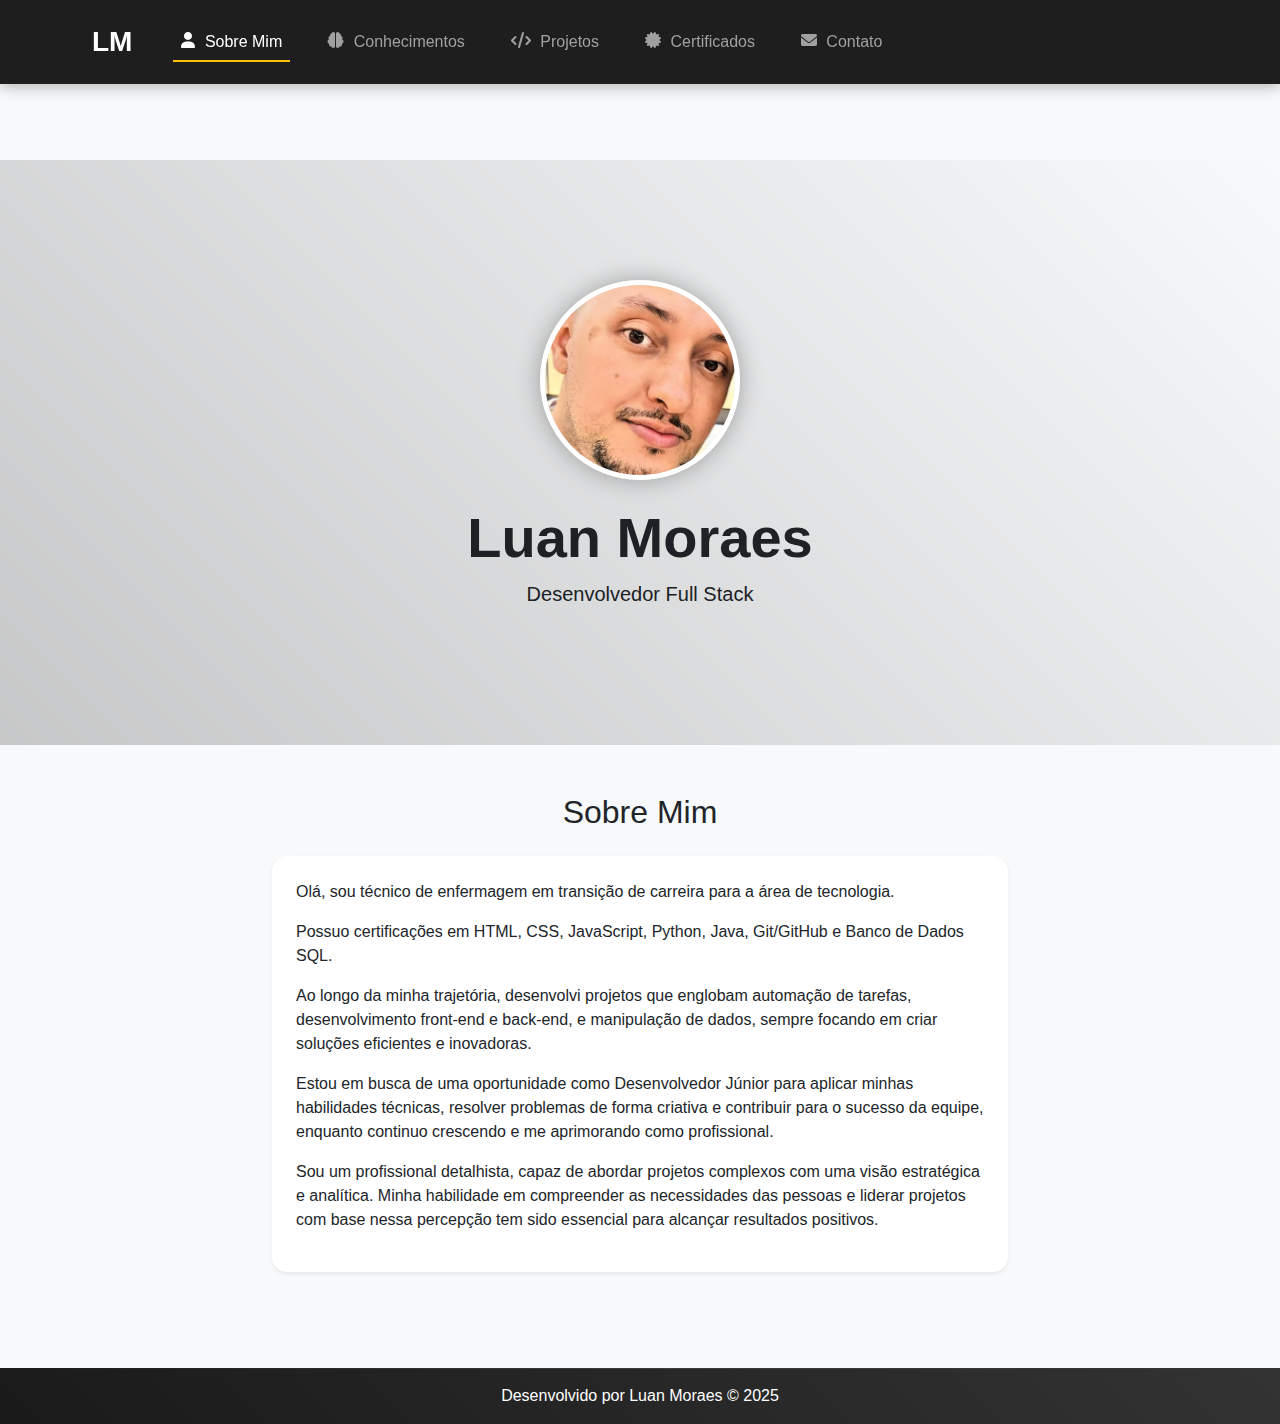
<file: index.html>
<!DOCTYPE html>
<html lang="pt-br">
  <head>
    <meta charset="UTF-8" />
    <meta name="viewport" content="width=device-width, initial-scale=1.0" />
    <title>Luan Moraes - Portfólio</title>
    <link rel="shortcut icon" href="assets/image/lg.png" type="image/png">
    <link
      href="https://cdn.jsdelivr.net/npm/bootstrap@5.3.0/dist/css/bootstrap.min.css"
      rel="stylesheet"
    />
    <link
      rel="stylesheet"
      href="https://cdnjs.cloudflare.com/ajax/libs/font-awesome/6.0.0/css/all.min.css"
    />
    <link href="style.css" rel="stylesheet" />
  </head>
  <body>
    <!-- Navbar -->
    <nav class="navbar navbar-expand-lg navbar-dark fixed-top">
      <div class="container">
        <a class="navbar-brand" href="index.html">LM</a>
        <button
          class="navbar-toggler"
          type="button"
          data-bs-toggle="collapse"
          data-bs-target="#navbarNav"
          aria-controls="navbarNav"
          aria-expanded="false"
          aria-label="Toggle navigation"
        >
          <span class="navbar-toggler-icon"></span>
          
        </button>
        <div class="collapse navbar-collapse" id="navbarNav">
          <ul class="navbar-nav">
            <li class="nav-item">
              <a class="nav-link" href="index.html">
                <i class="fas fa-user"></i>
                Sobre Mim
              </a>
            </li>
            <li class="nav-item">
              <a class="nav-link" href="conhecimentos.html">
                <i class="fas fa-brain"></i>
                Conhecimentos
              </a>
            </li>
            <li class="nav-item">
              <a class="nav-link" href="projetos.html">
                <i class="fas fa-code"></i>
                Projetos
              </a>
            </li>
            <li class="nav-item">
              <a class="nav-link" href="certificados.html">
                <i class="fas fa-certificate"></i>
                Certificados
              </a>
            </li>
            <li class="nav-item">
              <a class="nav-link" href="contato.html">
                <i class="fas fa-envelope"></i>
                Contato
              </a>
            </li>
          </ul>
        </div>
      </div>
    </nav>

    <!-- Hero Section -->
    <section class="hero-section text-center">
      <div class="container">
        <div class="profile-img-container mb-4">
          <img src="ln.JPG" alt="Foto de Luan Moraes" class="profile-img" />
        </div>
        <h1 class="display-4 fw-bold">Luan Moraes</h1>
        <p class="lead">Desenvolvedor Full Stack</p>
      </div>
    </section>

    <!-- Sobre Section -->
    <section id="sobre" class="py-5">
      <div class="container">
        <div class="row">
          <div class="col-lg-8 mx-auto">
            <h2 class="text-center mb-4">Sobre Mim</h2>
            <div class="card shadow-sm">
              <div class="card-body">
                <div class="card-text">
                    <p>Olá, sou técnico de enfermagem em transição de carreira para a área de tecnologia.</p>
                    <p>Possuo certificações em HTML, CSS, JavaScript, Python, Java, Git/GitHub e Banco de Dados SQL.</p>
                    <p>Ao longo da minha trajetória, desenvolvi projetos que englobam automação de tarefas, desenvolvimento front-end e back-end, e manipulação de dados, sempre focando em criar soluções eficientes e inovadoras.</p>
                    <p>Estou em busca de uma oportunidade como Desenvolvedor Júnior para aplicar minhas habilidades técnicas, resolver problemas de forma criativa e contribuir para o sucesso da equipe, enquanto continuo crescendo e me aprimorando como profissional.</p>
                    <p>Sou um profissional detalhista, capaz de abordar projetos complexos com uma visão estratégica e analítica. Minha habilidade em compreender as necessidades das pessoas e liderar projetos com base nessa percepção tem sido essencial para alcançar resultados positivos. </p>
                </div>
              </div>
            </div>
          </div>
        </div>
      </div>
    </section>

    <!-- Footer -->
    <footer class="bg-dark text-white text-center py-3 mt-5">
      <div class="container">
        <p class="mb-0">Desenvolvido por Luan Moraes &copy; 2025</p>
      </div>
    </footer>

    <!-- Scripts -->
    <script src="https://cdn.jsdelivr.net/npm/bootstrap@5.3.0/dist/js/bootstrap.bundle.min.js"></script>
    <script>
      // Marcar link ativo no menu
      document.addEventListener("DOMContentLoaded", function () {
        const currentPage = window.location.pathname;
        const navLinks = document.querySelectorAll(".nav-link");

        navLinks.forEach((link) => {
          if (link.getAttribute("href") === currentPage.split("/").pop()) {
            link.classList.add("active");
          }
        });
      });

      // Efeito de scroll na navbar
      window.addEventListener("scroll", function () {
        const navbar = document.querySelector(".navbar");
        if (window.scrollY > 50) {
          navbar.classList.add("scrolled");
        } else {
          navbar.classList.remove("scrolled");
        }
      });
    </script>
  </body>
</html>
</file>
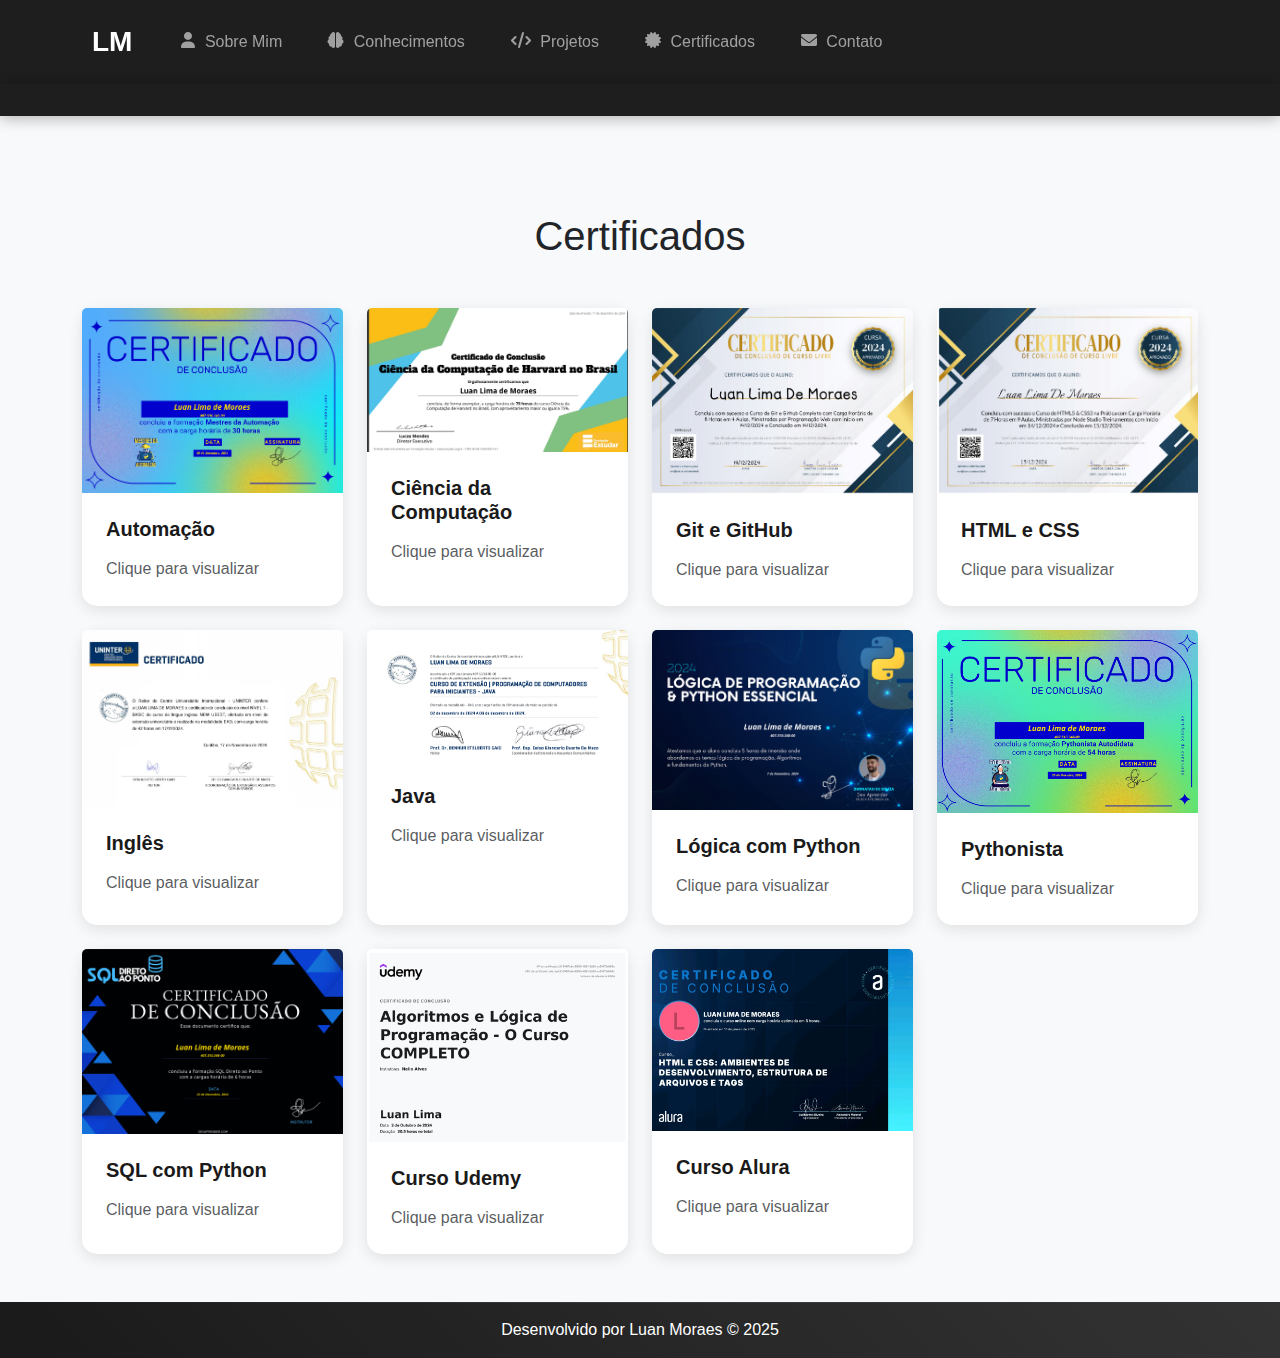
<file: certificados.html>
<!DOCTYPE html>
<html lang="pt-br">
  <head>
    <meta charset="UTF-8" />
    <meta name="viewport" content="width=device-width, initial-scale=1.0" />
    <title>Certificados - Luan Moraes</title>
    <link
      href="https://cdn.jsdelivr.net/npm/bootstrap@5.3.0/dist/css/bootstrap.min.css"
      rel="stylesheet"
    />
    <link
      rel="stylesheet"
      href="https://cdnjs.cloudflare.com/ajax/libs/font-awesome/6.0.0/css/all.min.css"
    />
    <link href="style.css" rel="stylesheet" />
  </head>
  <body>
    <nav class="navbar navbar-expand-lg navbar-dark fixed-top">
      <div class="container">
        <a class="navbar-brand" href="index.html">LM</a>
        <button
          class="navbar-toggler"
          type="button"
          data-bs-toggle="collapse"
          data-bs-target="#navbarNav"
          aria-controls="navbarNav"
          aria-expanded="false"
          aria-label="Toggle navigation"
        >
          <span class="navbar-toggler-icon"></span>
        </button>
        <div class="collapse navbar-collapse" id="navbarNav">
          <ul class="navbar-nav">
            <li class="nav-item">
              <a class="nav-link" href="index.html">
                <i class="fas fa-user"></i>
                Sobre Mim
              </a>
            </li>
            <li class="nav-item">
              <a class="nav-link" href="conhecimentos.html">
                <i class="fas fa-brain"></i>
                Conhecimentos
              </a>
            </li>
            <li class="nav-item">
              <a class="nav-link" href="projetos.html">
                <i class="fas fa-code"></i>
                Projetos
              </a>
            </li>
            <li class="nav-item">
              <a class="nav-link" href="certificados.html">
                <i class="fas fa-certificate"></i>
                Certificados
              </a>
            </li>
            <li class="nav-item">
              <a class="nav-link" href="contato.html">
                <i class="fas fa-envelope"></i>
                Contato
              </a>
            </li>
          </ul>
        </div>
      </div>
    </nav>
    <!-- Remover esta seção duplicada -->
    <nav class="navbar navbar-expand-lg navbar-dark bg-dark fixed-top">
      <!-- ... mesmo conteúdo do navbar ... -->
    </nav>

    <div class="container mt-5 pt-5">
      <h1 class="text-center mb-5">Certificados</h1>

      <div class="row g-4">
        <!-- Certificado de Automação -->
        <div class="col-md-4 col-lg-3">
          <a
            href="certificados/automoção.png"
            class="text-decoration-none"
            target="_blank"
          >
            <div class="card h-100">
              <img
                src="certificados/automoção.png"
                class="card-img-top"
                alt="Certificado de Automação"
              />
              <div class="card-body">
                <h5 class="card-title">Automação</h5>
                <p class="card-text text-muted">Clique para visualizar</p>
              </div>
            </div>
          </a>
        </div>

        <!-- Certificado de Ciência da Computação -->
        <div class="col-md-4 col-lg-3">
          <a
            href="certificados/ciencia da comp.png"
            class="text-decoration-none"
            target="_blank"
          >
            <div class="card h-100">
              <img
                src="certificados/ciencia da comp.png"
                class="card-img-top"
                alt="Certificado de Ciência da Computação"
              />
              <div class="card-body">
                <h5 class="card-title">Ciência da Computação</h5>
                <p class="card-text text-muted">Clique para visualizar</p>
              </div>
            </div>
          </a>
        </div>

        <!-- Certificado de Git e GitHub -->
        <div class="col-md-4 col-lg-3">
          <a
            href="certificados/Git GitHub.png"
            class="text-decoration-none"
            target="_blank"
          >
            <div class="card h-100">
              <img
                src="certificados/Git GitHub.png"
                class="card-img-top"
                alt="Certificado de Git e GitHub"
              />
              <div class="card-body">
                <h5 class="card-title">Git e GitHub</h5>
                <p class="card-text text-muted">Clique para visualizar</p>
              </div>
            </div>
          </a>
        </div>

        <!-- Certificado de HTML e CSS -->
        <div class="col-md-4 col-lg-3">
          <a
            href="certificados/html + css.png"
            class="text-decoration-none"
            target="_blank"
          >
            <div class="card h-100">
              <img
                src="certificados/html + css.png"
                class="card-img-top"
                alt="Certificado de HTML e CSS"
              />
              <div class="card-body">
                <h5 class="card-title">HTML e CSS</h5>
                <p class="card-text text-muted">Clique para visualizar</p>
              </div>
            </div>
          </a>
        </div>

        <!-- Certificado de Inglês -->
        <div class="col-md-4 col-lg-3">
          <a
            href="certificados/ingles.png"
            class="text-decoration-none"
            target="_blank"
          >
            <div class="card h-100">
              <img
                src="certificados/ingles.png"
                class="card-img-top"
                alt="Certificado de Inglês"
              />
              <div class="card-body">
                <h5 class="card-title">Inglês</h5>
                <p class="card-text text-muted">Clique para visualizar</p>
              </div>
            </div>
          </a>
        </div>

        <!-- Certificado de Java -->
        <div class="col-md-4 col-lg-3">
          <a
            href="certificados/java.png"
            class="text-decoration-none"
            target="_blank"
          >
            <div class="card h-100">
              <img
                src="certificados/java.png"
                class="card-img-top"
                alt="Certificado de Java"
              />
              <div class="card-body">
                <h5 class="card-title">Java</h5>
                <p class="card-text text-muted">Clique para visualizar</p>
              </div>
            </div>
          </a>
        </div>

        <!-- Certificado de Lógica Python -->
        <div class="col-md-4 col-lg-3">
          <a
            href="certificados/logicapy.png"
            class="text-decoration-none"
            target="_blank"
          >
            <div class="card h-100">
              <img
                src="certificados/logicapy.png"
                class="card-img-top"
                alt="Certificado de Lógica Python"
              />
              <div class="card-body">
                <h5 class="card-title">Lógica com Python</h5>
                <p class="card-text text-muted">Clique para visualizar</p>
              </div>
            </div>
          </a>
        </div>

        <!-- Certificado Pythonista -->
        <div class="col-md-4 col-lg-3">
          <a
            href="certificados/pythonista.png"
            class="text-decoration-none"
            target="_blank"
          >
            <div class="card h-100">
              <img
                src="certificados/pythonista.png"
                class="card-img-top"
                alt="Certificado Pythonista"
              />
              <div class="card-body">
                <h5 class="card-title">Pythonista</h5>
                <p class="card-text text-muted">Clique para visualizar</p>
              </div>
            </div>
          </a>
        </div>

        <!-- Certificado SQL Python -->
        <div class="col-md-4 col-lg-3">
          <a
            href="certificados/sqlpy.png"
            class="text-decoration-none"
            target="_blank"
          >
            <div class="card h-100">
              <img
                src="certificados/sqlpy.png"
                class="card-img-top"
                alt="Certificado SQL Python"
              />
              <div class="card-body">
                <h5 class="card-title">SQL com Python</h5>
                <p class="card-text text-muted">Clique para visualizar</p>
              </div>
            </div>
          </a>
        </div>

        <!-- Certificado Udemy -->
        <div class="col-md-4 col-lg-3">
          <a
            href="certificados/udemy.png"
            class="text-decoration-none"
            target="_blank"
          >
            <div class="card h-100">
              <img
                src="certificados/udemy.png"
                class="card-img-top"
                alt="Certificado Udemy"
              />
              <div class="card-body">
                <h5 class="card-title">Curso Udemy</h5>
                <p class="card-text text-muted">Clique para visualizar</p>
              </div>
            </div>
          </a>
        </div>

        <!-- Certificado Alura -->
        <div class="col-md-4 col-lg-3">
          <a
            href="certificados/alura.jpg"
            class="text-decoration-none"
            target="_blank"
          >
            <div class="card h-100">
              <img
                src="certificados/alura.jpg"
                class="card-img-top"
                alt="Certificado Alura"
              />
              <div class="card-body">
                <h5 class="card-title">Curso Alura</h5>
                <p class="card-text text-muted">Clique para visualizar</p>
              </div>
            </div>
          </a>
        </div>
      </div>
    </div>

    <!-- Footer -->
    <footer class="bg-dark text-white text-center py-3 mt-5">
      <div class="container">
        <p class="mb-0">Desenvolvido por Luan Moraes &copy; 2025</p>
      </div>
    </footer>

    <script src="https://cdn.jsdelivr.net/npm/bootstrap@5.3.0/dist/js/bootstrap.bundle.min.js"></script>
  </body>
</html>
</file>
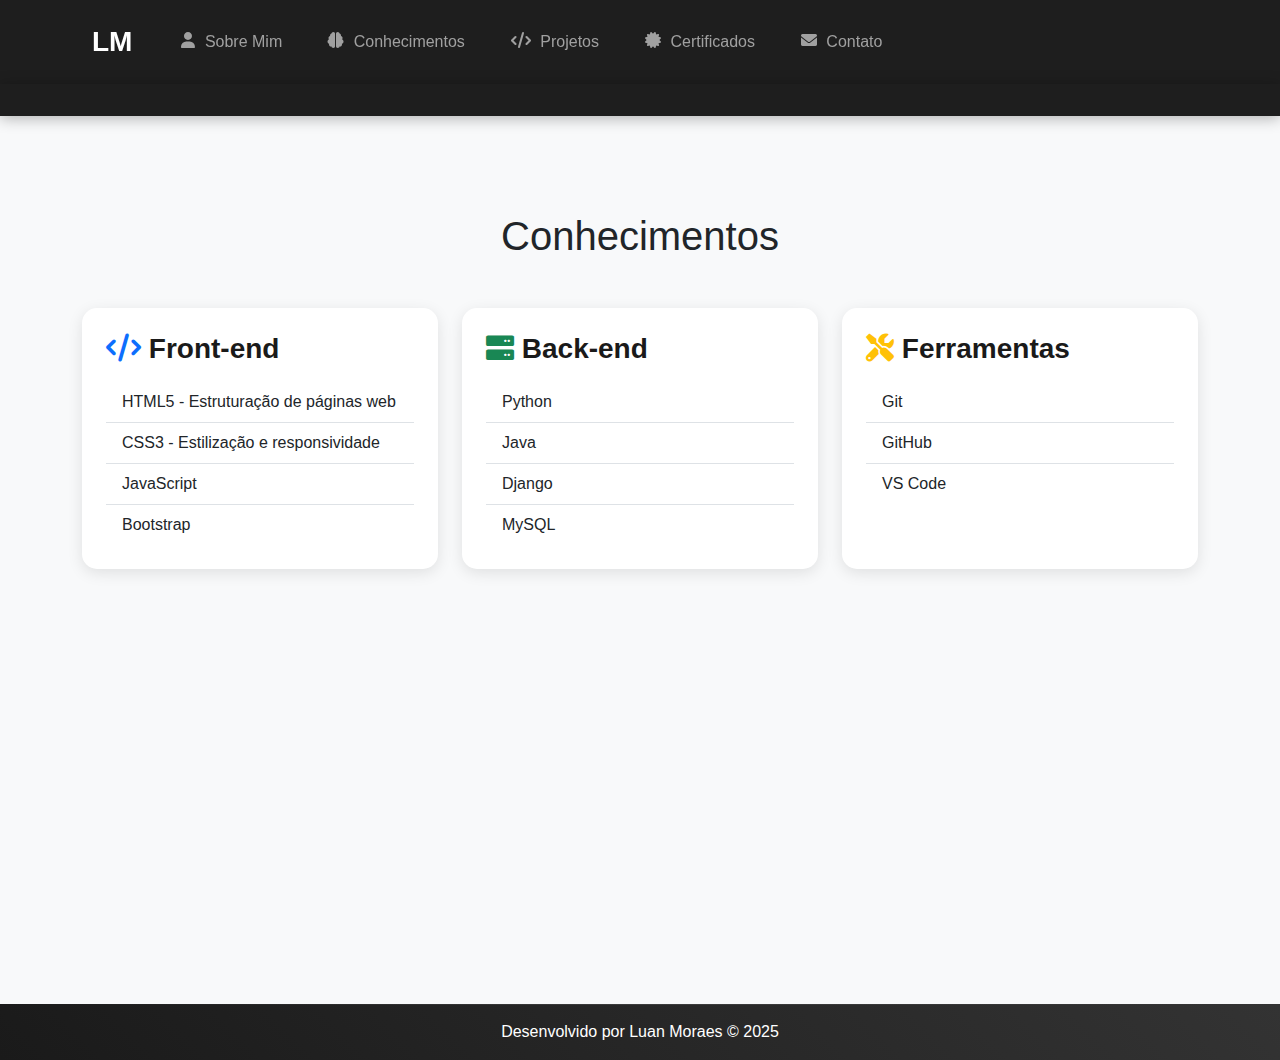
<file: conhecimentos.html>
<!DOCTYPE html>
<html lang="pt-br">
  <head>
    <meta charset="UTF-8" />
    <meta name="viewport" content="width=device-width, initial-scale=1.0" />
    <title>Conhecimentos - Luan Moraes</title>
    <link
      href="https://cdn.jsdelivr.net/npm/bootstrap@5.3.0/dist/css/bootstrap.min.css"
      rel="stylesheet"
    />
    <link
      rel="stylesheet"
      href="https://cdnjs.cloudflare.com/ajax/libs/font-awesome/6.0.0/css/all.min.css"
    />
    <link href="style.css" rel="stylesheet" />
  </head>
  <body>

    <nav class="navbar navbar-expand-lg navbar-dark fixed-top">
        <div class="container">
          <a class="navbar-brand" href="index.html">LM</a>
          <button
            class="navbar-toggler"
            type="button"
            data-bs-toggle="collapse"
            data-bs-target="#navbarNav"
            aria-controls="navbarNav"
            aria-expanded="false"
            aria-label="Toggle navigation"
          >
            <span class="navbar-toggler-icon"></span>
          </button>
          <div class="collapse navbar-collapse" id="navbarNav">
            <ul class="navbar-nav">
              <li class="nav-item">
                <a class="nav-link" href="index.html">
                  <i class="fas fa-user"></i>
                  Sobre Mim
                </a>
              </li>
              <li class="nav-item">
                <a class="nav-link" href="conhecimentos.html">
                  <i class="fas fa-brain"></i>
                  Conhecimentos
                </a>
              </li>
              <li class="nav-item">
                <a class="nav-link" href="projetos.html">
                  <i class="fas fa-code"></i>
                  Projetos
                </a>
              </li>
              <li class="nav-item">
                <a class="nav-link" href="certificados.html">
                  <i class="fas fa-certificate"></i>
                  Certificados
                </a>
              </li>
              <li class="nav-item">
                <a class="nav-link" href="contato.html">
                  <i class="fas fa-envelope"></i>
                  Contato
                </a>
              </li>
            </ul>
          </div>
        </div>
      </nav>

    <!-- Navbar -->
    <nav class="navbar navbar-expand-lg navbar-dark fixed-top">
      <!-- ... conteúdo do navbar ... -->
    </nav>

    <div class="content-wrapper">
      <div class="container mt-5 pt-5">
        <h1 class="text-center mb-5">Conhecimentos</h1>

        <div class="row g-4">
          <!-- Front-end -->
          <div class="col-md-4">
            <div class="card h-100">
              <div class="card-body">
                <h3 class="card-title">
                  <i class="fas fa-code text-primary"></i> Front-end
                </h3>
                <ul class="list-group list-group-flush">
                  <!-- Adicionar descrições em português -->
                  <li class="list-group-item">HTML5 - Estruturação de páginas web</li>
                  <li class="list-group-item">CSS3 - Estilização e responsividade</li>
                  <li class="list-group-item">JavaScript</li>
                  <li class="list-group-item">Bootstrap</li>
                </ul>
              </div>
            </div>
          </div>

          <!-- Back-end -->
          <div class="col-md-4">
            <div class="card h-100">
              <div class="card-body">
                <h3 class="card-title">
                  <i class="fas fa-server text-success"></i> Back-end
                </h3>
                <ul class="list-group list-group-flush">
                  <li class="list-group-item">Python</li>
                  <li class="list-group-item">Java</li>
                  <li class="list-group-item">Django</li>
                  <li class="list-group-item">MySQL</li>
                  
                </ul>
              </div>
            </div>
          </div>

          <!-- Ferramentas -->
          <div class="col-md-4">
            <div class="card h-100">
              <div class="card-body">
                <h3 class="card-title">
                  <i class="fas fa-tools text-warning"></i> Ferramentas
                </h3>
                <ul class="list-group list-group-flush">
                  <li class="list-group-item">Git</li>
                  <li class="list-group-item">GitHub</li>
                  <li class="list-group-item">VS Code</li>
                </ul>
              </div>
            </div>
          </div>
        </div>
      </div>
    </div>

    <!-- Footer -->
    <footer class="bg-dark text-white text-center py-3 footer-spacing">
      <div class="container">
        <p class="mb-0">Desenvolvido por Luan Moraes &copy; 2025</p>
      </div>
    </footer>

    <!-- Scripts -->
    <script src="https://cdn.jsdelivr.net/npm/bootstrap@5.3.0/dist/js/bootstrap.bundle.min.js"></script>
  </body>
</html>
</file>
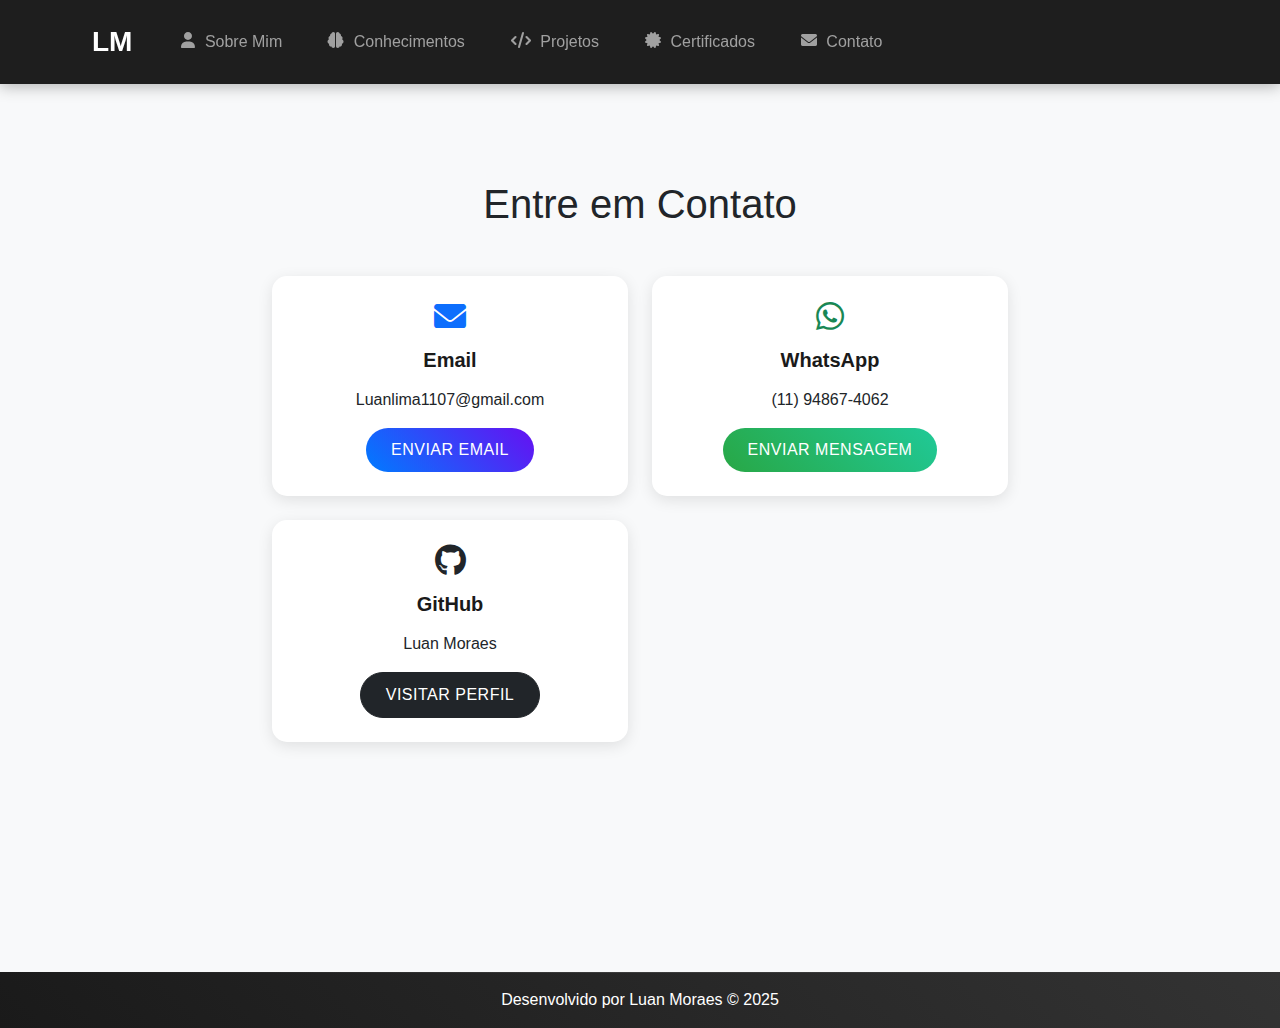
<file: contato.html>
<!DOCTYPE html>
<html lang="pt-br">
  <head>
    <meta charset="UTF-8" />
    <meta name="viewport" content="width=device-width, initial-scale=1.0" />
    <title>Contato - Luan Moraes</title>
    <link
      href="https://cdn.jsdelivr.net/npm/bootstrap@5.3.0/dist/css/bootstrap.min.css"
      rel="stylesheet"
    />
    <link
      rel="stylesheet"
      href="https://cdnjs.cloudflare.com/ajax/libs/font-awesome/6.0.0/css/all.min.css"
    />
    <link href="style.css" rel="stylesheet" />
  </head>
  <body>
    <nav class="navbar navbar-expand-lg navbar-dark fixed-top">
      <div class="container">
        <a class="navbar-brand" href="index.html">LM</a>
        <button
          class="navbar-toggler"
          type="button"
          data-bs-toggle="collapse"
          data-bs-target="#navbarNav"
          aria-controls="navbarNav"
          aria-expanded="false"
          aria-label="Toggle navigation"
        >
          <span class="navbar-toggler-icon"></span>
        </button>
        <div class="collapse navbar-collapse" id="navbarNav">
          <ul class="navbar-nav">
            <li class="nav-item">
              <a class="nav-link" href="index.html">
                <i class="fas fa-user"></i>
                Sobre Mim
              </a>
            </li>
            <li class="nav-item">
              <a class="nav-link" href="conhecimentos.html">
                <i class="fas fa-brain"></i>
                Conhecimentos
              </a>
            </li>
            <li class="nav-item">
              <a class="nav-link" href="projetos.html">
                <i class="fas fa-code"></i>
                Projetos
              </a>
            </li>
            <li class="nav-item">
              <a class="nav-link" href="certificados.html">
                <i class="fas fa-certificate"></i>
                Certificados
              </a>
            </li>
            <li class="nav-item">
              <a class="nav-link" href="contato.html">
                <i class="fas fa-envelope"></i>
                Contato
              </a>
            </li>
          </ul>
        </div>
      </div>
    </nav>

    <div class="content-wrapper">
      <div class="container mt-5 pt-5">
        <div class="row justify-content-center">
          <div class="col-md-8">
            <h1 class="text-center mb-5">Entre em Contato</h1>

            <!-- Cartões de contato rápido -->
            <div class="row g-4">
              <div class="col-md-6">
                <div class="card text-center h-100">
                  <div class="card-body">
                    <i class="fas fa-envelope fa-2x text-primary mb-3"></i>
                    <h5 class="card-title">Email</h5>
                    <p class="card-text">Luanlima1107@gmail.com</p>
                    <a
                      href="mailto:Luanlima1107@gmail.com"
                      class="btn btn-primary"
                      >Enviar email</a
                    >
                  </div>
                </div>
              </div>
              <div class="col-md-6">
                <div class="card text-center h-100">
                  <div class="card-body">
                    <i class="fab fa-whatsapp fa-2x text-success mb-3"></i>
                    <h5 class="card-title">WhatsApp</h5>
                    <p class="card-text">(11) 94867-4062</p>
                    <a
                      href="https://wa.me/5511948674062"
                      class="btn btn-success"
                        >Enviar mensagem</a>
                      </div>
                    </div>
                    </div>
                    <div class="col-md-6">
                    <div class="card text-center h-100">
                      <div class="card-body">
                      <i class="fab fa-github fa-2x text-dark mb-3"></i>
                      <h5 class="card-title">GitHub</h5>
                      <p class="card-text">Luan Moraes</p>
                      <a
                        href="https://github.com/luanMoraes17"
                        class="btn btn-dark"
                        target="_blank"
                        >Visitar perfil</a>
                      </div>
                    </div>
                    </div>
                    
                  </div>
                </div>
              </div>
            </div>
          </div>
        </div>
      </div>
    </div>

    <!-- Footer -->
    <footer class="bg-dark text-white text-center py-3 footer-spacing">
      <div class="container">
        <p class="mb-0">Desenvolvido por Luan Moraes &copy; 2025</p>
      </div>
    </footer>

    <!-- Scripts -->
    <script src="https://cdn.jsdelivr.net/npm/bootstrap@5.3.0/dist/js/bootstrap.bundle.min.js"></script>
  </body>
</html>
</file>
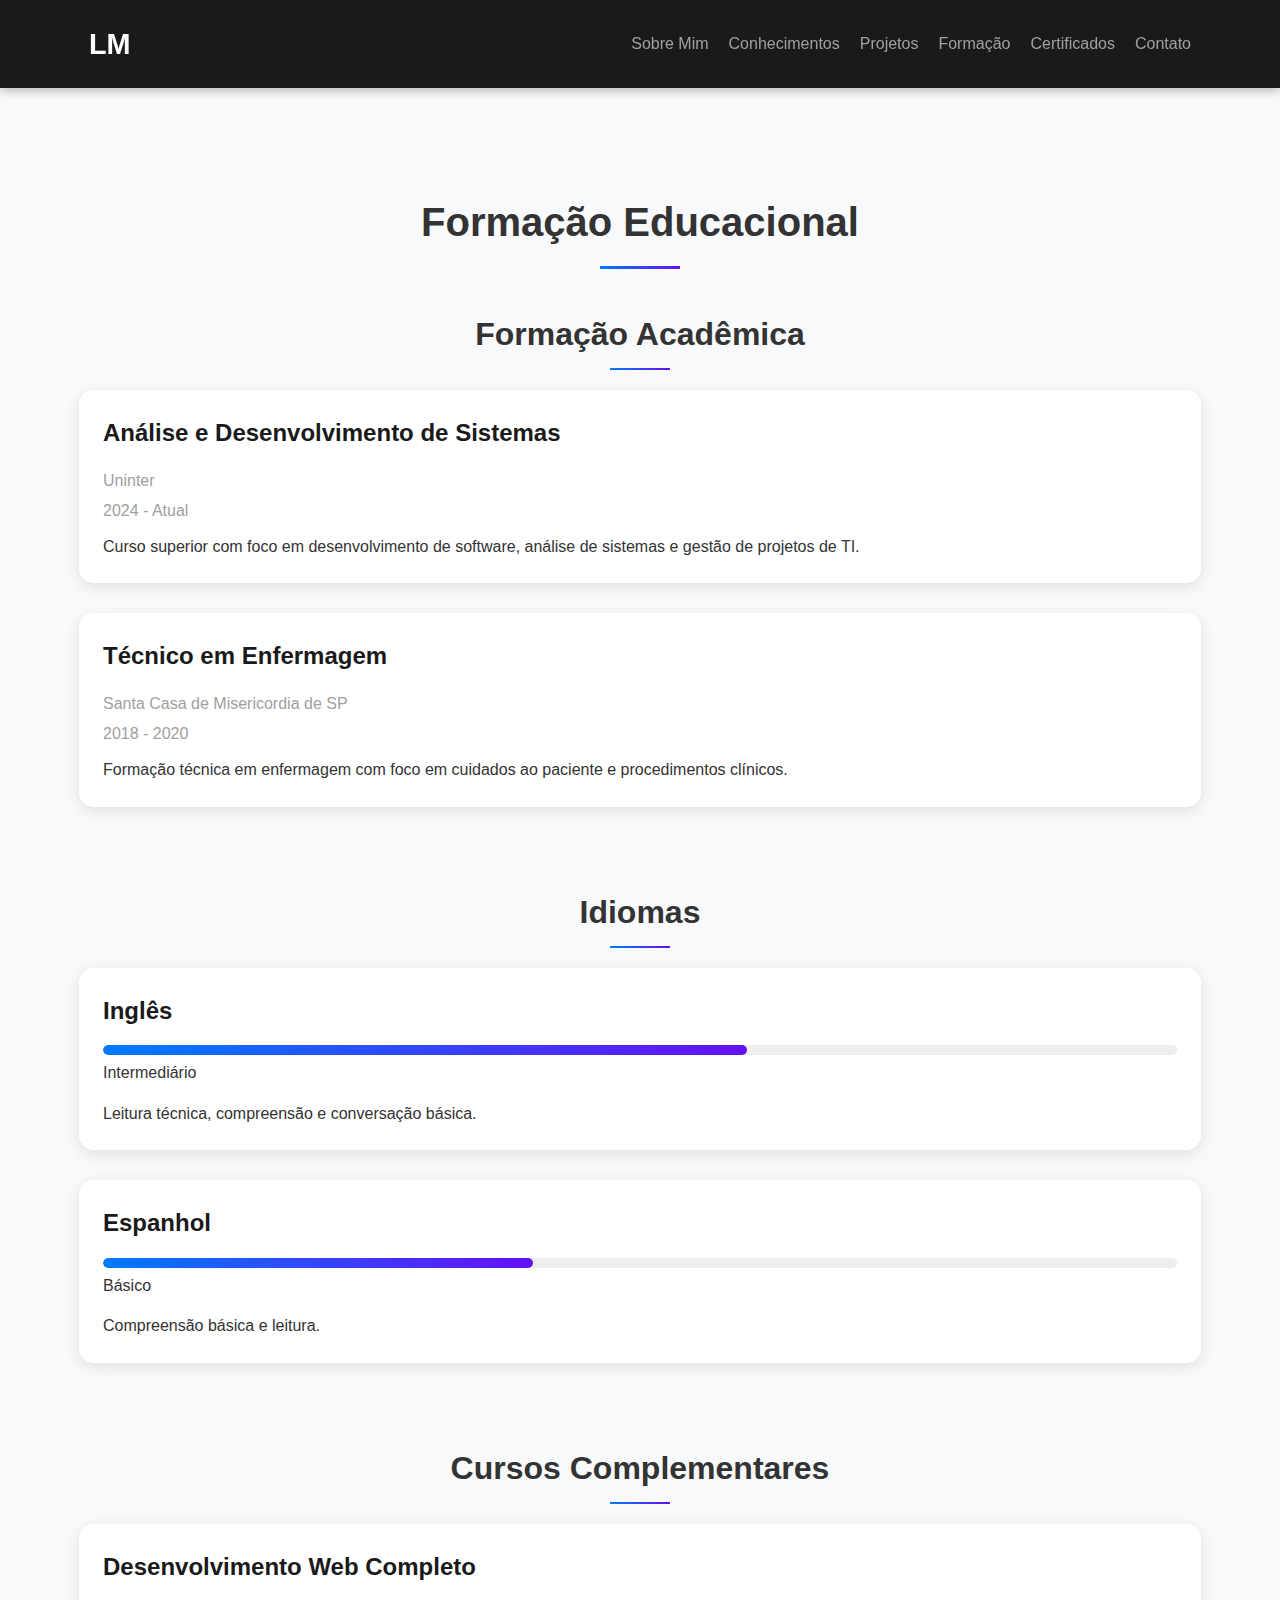
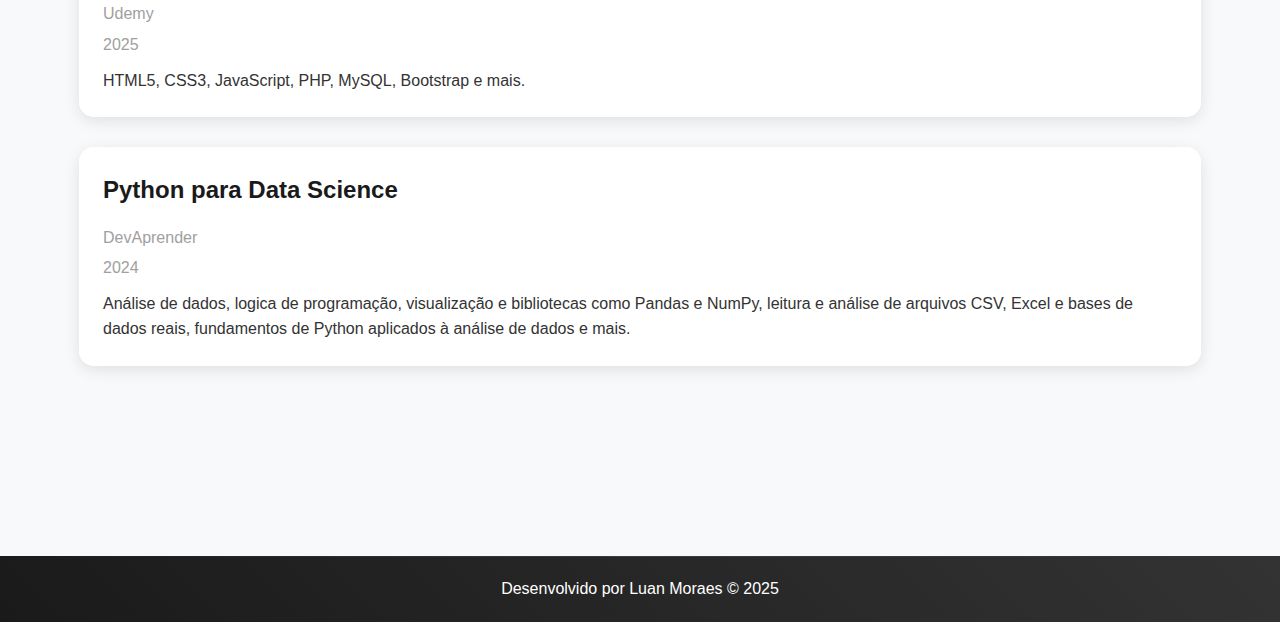
<file: formacao.html>
<!DOCTYPE html>
<html lang="pt-br">
<head>
    <meta charset="UTF-8">
    <meta name="viewport" content="width=device-width, initial-scale=1.0">
    <link rel="stylesheet" href="estilo.css">
    <link rel="icon" href="imagens/LogoLuan.png" type="image/x-icon">
    <meta name="author" content="Luan Moraes">
    <meta name="description" content="Portfólio de Luan Moraes">
    <title>Formação - Luan Moraes</title>
   
</head>
<body>
    <!-- Cabeçalho com navegação -->
    <header>
        <div class="container">
            <a href="index.html" class="logo">LM</a>
            <input type="checkbox" id="menu-toggle">
            <label for="menu-toggle" class="menu-btn">
                <span></span>
            </label>
            <nav>
                <ul>
                    <li><a href="index.html">Sobre Mim</a></li>
                    <li><a href="conhecimentos.html">Conhecimentos</a></li>
                    <li><a href="projetos.html">Projetos</a></li>
                    <li><a href="formacao.html">Formação</a></li>
                    <li><a href="certificados.html">Certificados</a></li>
                    <li><a href="contato.html">Contato</a></li>
                </ul>
            </nav>
        </div>
    </header>

    <!-- Conteúdo principal -->
    <main class="conteudo">
        <div class="container">
            <h1>Formação Educacional</h1>

            <div class="formacao-container">
                <!-- Formação Acadêmica -->
                <section class="formacao-secao">
                    <h2>Formação Acadêmica</h2>
                    <div class="card">
                        <div class="card-conteudo">
                            <h3>Análise e Desenvolvimento de Sistemas</h3>
                            <p class="instituicao">Uninter</p>
                            <p class="periodo">2024 - Atual</p>
                            <p class="descricao">Curso superior com foco em desenvolvimento de software, análise de sistemas e gestão de projetos de TI.</p>
                        </div>
                    </div>
                    
                    <div class="card">
                        <div class="card-conteudo">
                            <h3>Técnico em Enfermagem</h3>
                            <p class="instituicao">Santa Casa de Misericordia de SP</p>
                            <p class="periodo">2018 - 2020</p>
                            <p class="descricao">Formação técnica em enfermagem com foco em cuidados ao paciente e procedimentos clínicos.</p>
                        </div>
                    </div>
                </section>

                <!-- Idiomas (Conforme solicitado) -->
                <section class="formacao-secao">
                    <h2>Idiomas</h2>
                    <div class="card">
                        <div class="card-conteudo">
                            <h3>Inglês</h3>
                            <div class="nivel-idioma">
                                <div class="barra-nivel">
                                    <div class="nivel" style="width: 60%;"></div>
                                </div>
                                <span>Intermediário</span>
                            </div>
                            <p class="descricao">Leitura técnica, compreensão e conversação básica.</p>
                        </div>
                    </div>
                    
                    <div class="card">
                        <div class="card-conteudo">
                            <h3>Espanhol</h3>
                            <div class="nivel-idioma">
                                <div class="barra-nivel">
                                    <div class="nivel" style="width: 40%;"></div>
                                </div>
                                <span>Básico</span>
                            </div>
                            <p class="descricao">Compreensão básica e leitura.</p>
                        </div>
                    </div>
                </section>

                <!-- Cursos Complementares -->
                <section class="formacao-secao">
                    <h2>Cursos Complementares</h2>
                    <div class="card">
                        <div class="card-conteudo">
                            <h3>Desenvolvimento Web Completo</h3>
                            <p class="instituicao">Udemy</p>
                            <p class="periodo">2025</p>
                            <p class="descricao">HTML5, CSS3, JavaScript, PHP, MySQL, Bootstrap e mais.</p>
                        </div>
                    </div>
                    
                    <div class="card">
                        <div class="card-conteudo">
                            <h3>Python para Data Science</h3>
                            <p class="instituicao">DevAprender</p>
                            <p class="periodo">2024</p>
                            <p class="descricao">Análise de dados, logica de programação, visualização e bibliotecas como Pandas e NumPy, leitura e análise de arquivos CSV, Excel e bases de dados reais, fundamentos de Python aplicados à análise de dados e mais.</p>
                        </div>
                    </div>
                </section>
            </div>
        </div>
    </main>

    <!-- Rodapé da página -->
    <footer>
        <div class="container">
            <p>Desenvolvido por Luan Moraes &copy; 2025</p>
        </div>
    </footer>
</body>
</html>
</file>
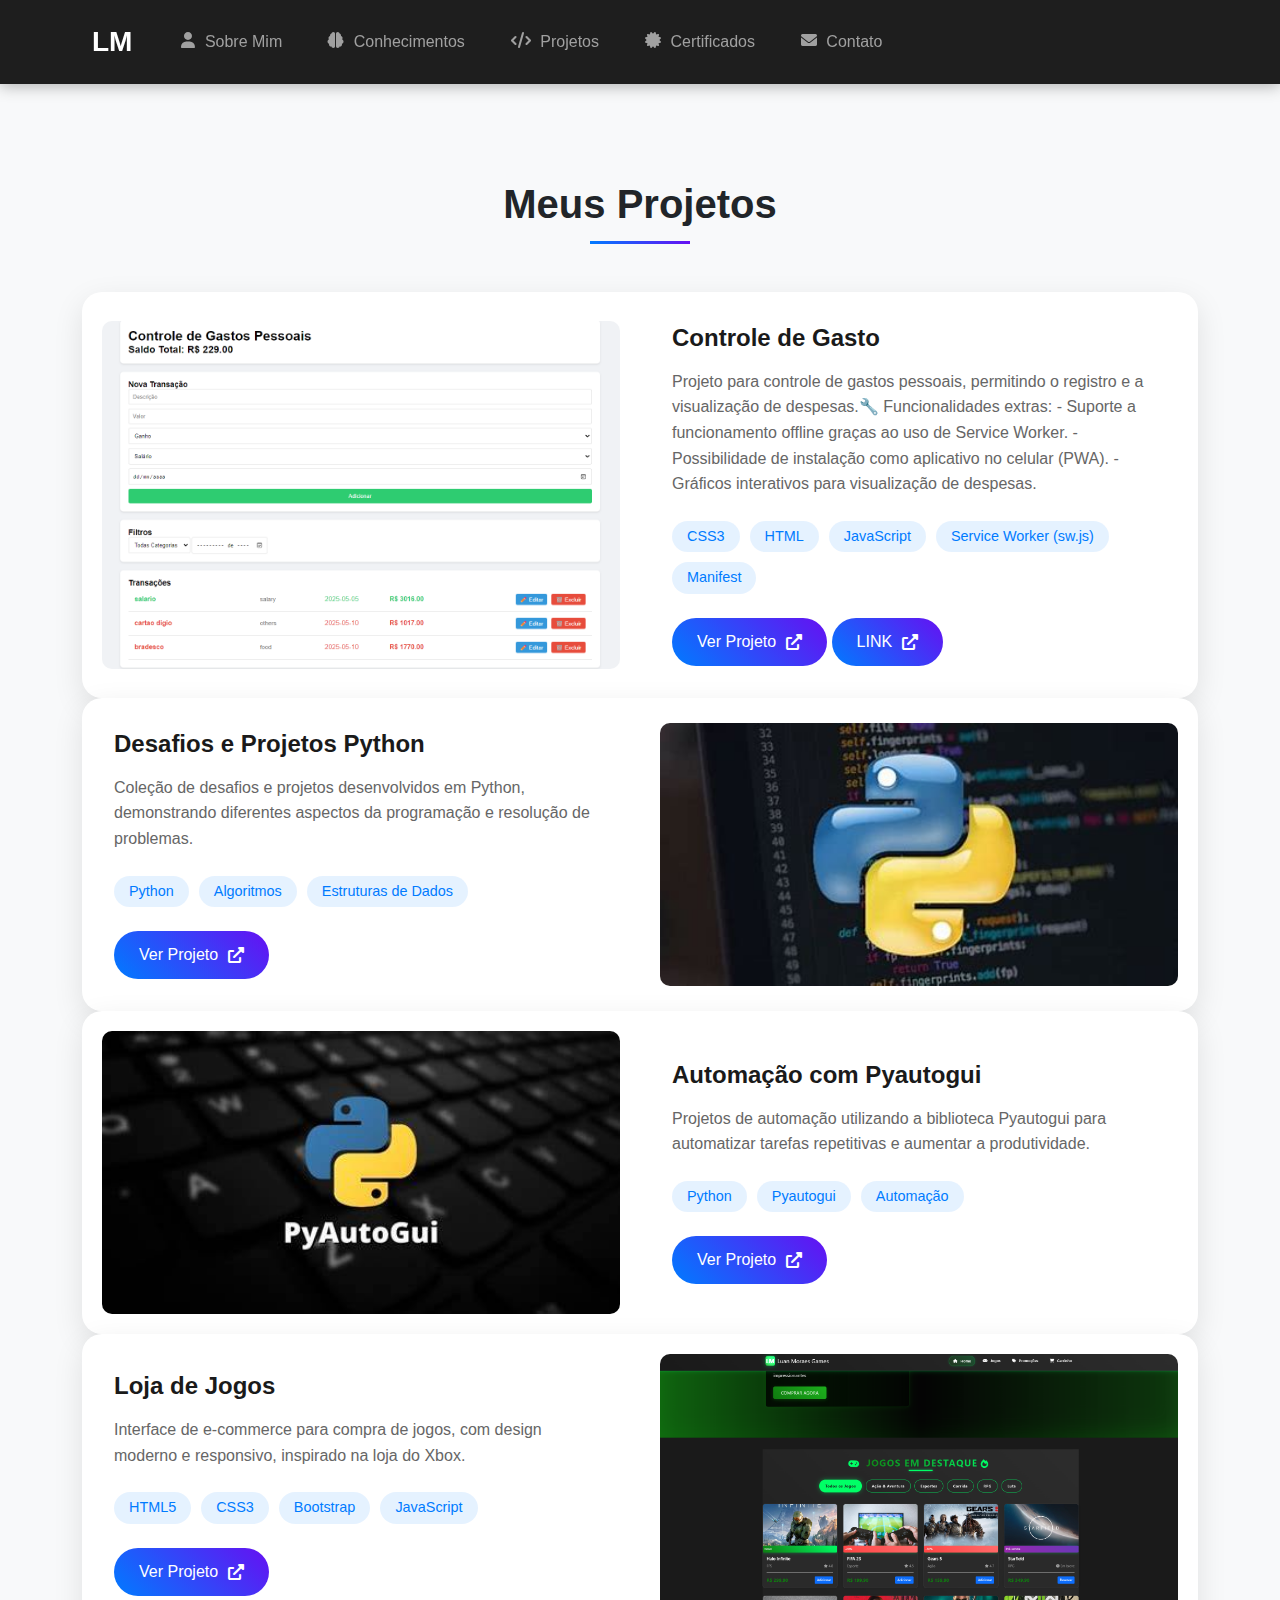
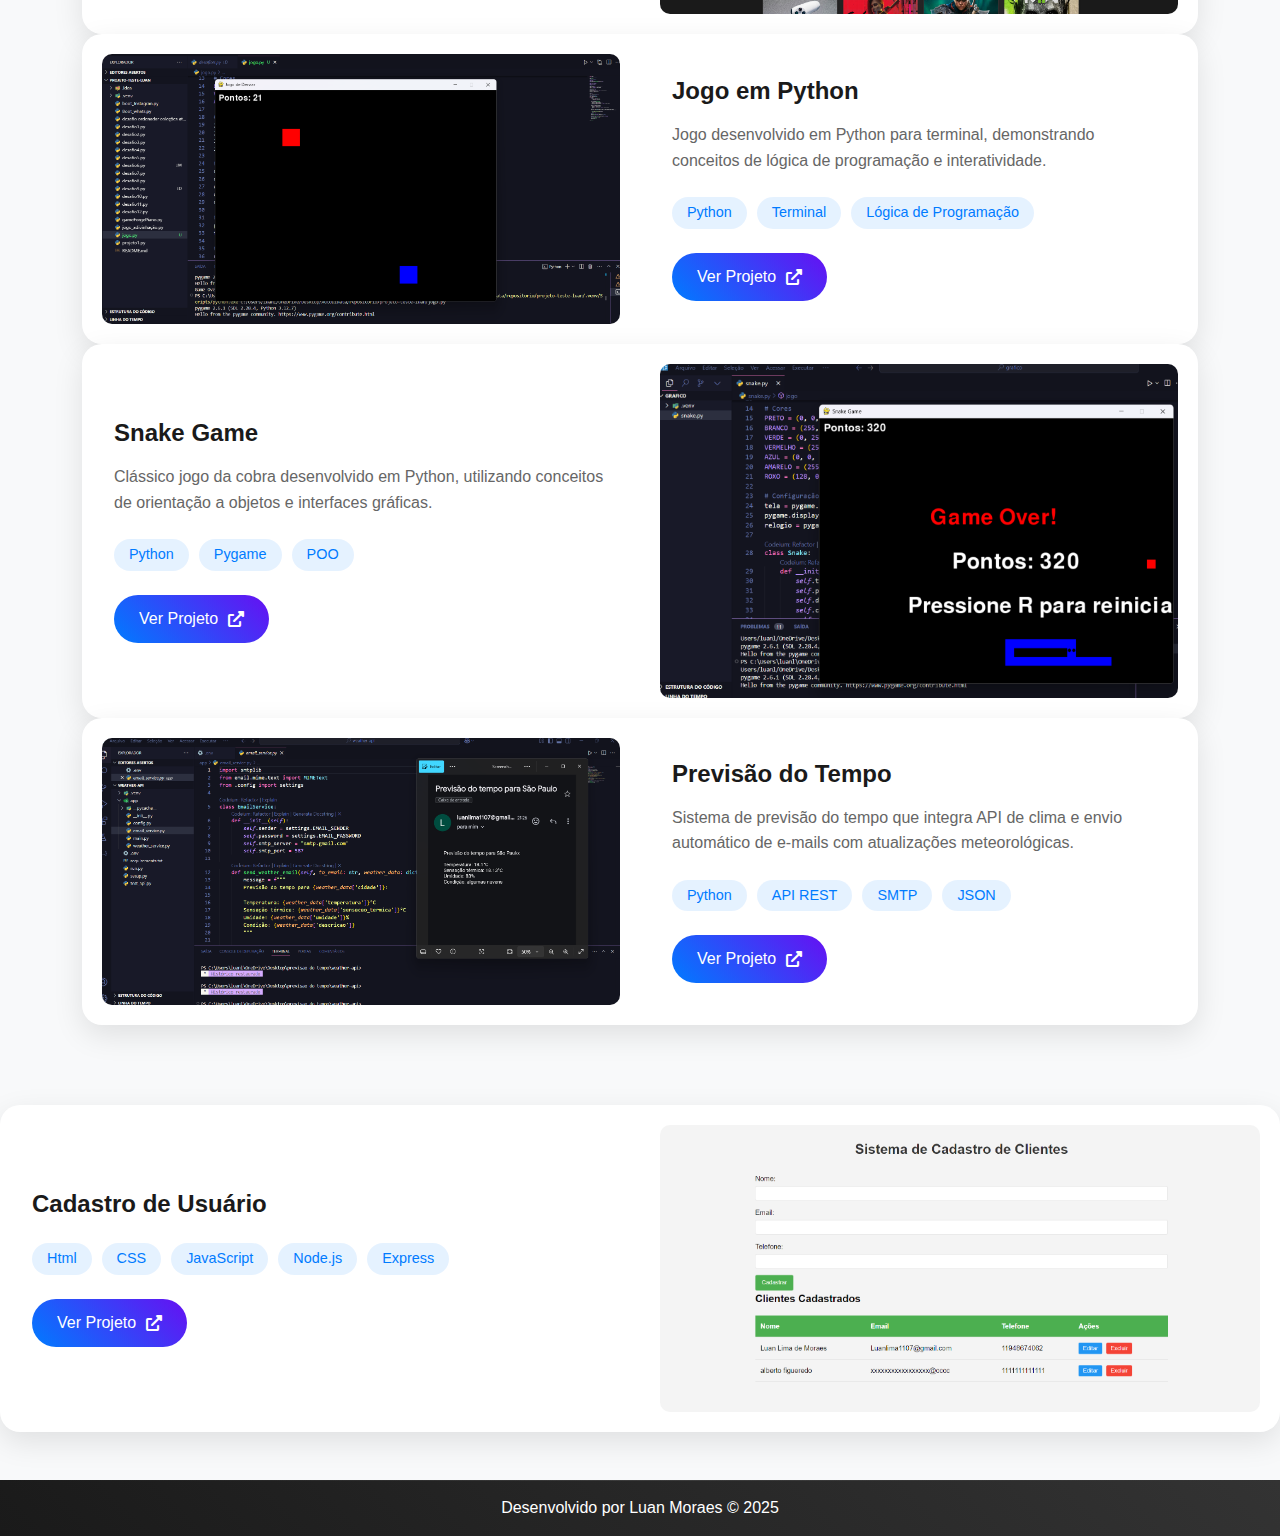
<file: projetos.html>
<!DOCTYPE html>
<html lang="pt-br">
  <head>
    <meta charset="UTF-8" />
    <meta name="viewport" content="width=device-width, initial-scale=1.0" />
    <title>Projetos - Luan Moraes</title>
    <link
      href="https://cdn.jsdelivr.net/npm/bootstrap@5.3.0/dist/css/bootstrap.min.css"
      rel="stylesheet"
    />
    <link
      rel="stylesheet"
      href="https://cdnjs.cloudflare.com/ajax/libs/font-awesome/6.0.0/css/all.min.css"
    />
    <link href="style.css" rel="stylesheet" />
  </head>
  <body>
    <nav class="navbar navbar-expand-lg navbar-dark fixed-top">
      <div class="container">
        <a class="navbar-brand" href="index.html">LM</a>
        <button
          class="navbar-toggler"
          type="button"
          data-bs-toggle="collapse"
          data-bs-target="#navbarNav"
          aria-controls="navbarNav"
          aria-expanded="false"
          aria-label="Toggle navigation"
        >
          <span class="navbar-toggler-icon"></span>
        </button>
        <div class="collapse navbar-collapse" id="navbarNav">
          <ul class="navbar-nav">
            <li class="nav-item">
              <a class="nav-link" href="index.html">
                <i class="fas fa-user"></i>
                Sobre Mim
              </a>
            </li>
            <li class="nav-item">
              <a class="nav-link" href="conhecimentos.html">
                <i class="fas fa-brain"></i>
                Conhecimentos
              </a>
            </li>
            <li class="nav-item">
              <a class="nav-link" href="projetos.html">
                <i class="fas fa-code"></i>
                Projetos
              </a>
            </li>
            <li class="nav-item">
              <a class="nav-link" href="certificados.html">
                <i class="fas fa-certificate"></i>
                Certificados
              </a>
            </li>
            <li class="nav-item">
              <a class="nav-link" href="contato.html">
                <i class="fas fa-envelope"></i>
                Contato
              </a>
            </li>
          </ul>
        </div>
      </div>
    </nav>

    <div class="content-wrapper">
      <div class="container mt-5 pt-5">
        <h1 class="text-center mb-5 projeto-titulo">Meus Projetos</h1>

        <!-- Projeto 0 -->
          <div class="projeto-card">
            <div class="row g-0 align-items-center">
              <div class="col-md-6">
                <div class="projeto-imagem">
                  <img src="CM.png" alt="controle" />
                </div>
              </div>
              <div class="col-md-6">
                <div class="projeto-conteudo">
                  <h3>Controle de Gasto</h3>
                  <p>
                    Projeto para controle de gastos pessoais, permitindo o registro e a visualização de despesas.🔧 Funcionalidades extras:
                   - Suporte a funcionamento offline graças ao uso de Service Worker.
                   - Possibilidade de instalação como aplicativo no celular (PWA).
                   - Gráficos interativos para visualização de despesas.
                  </p>
                  <div class="projeto-tecnologias">
                    <span>CSS3</span>
                    <span>HTML</span>
                    <span>JavaScript</span>
                    <span>Service Worker (sw.js)</span>
                    <span>Manifest</span>
                  </div>
                  <a
                    href="https://github.com/luanMoraes17/controle.github.io"
                    class="btn-projeto"
                  >
                    <span>Ver Projeto</span>
                    <i class="fas fa-external-link-alt"></i>
                  </a>
                   <a
                    href="https://luanmoraes17.github.io/controle.github.io/"
                    class="btn-projeto"
                  >
                    <span>LINK</span>
                    <i class="fas fa-external-link-alt"></i>
                  </a>
                </div>
              </div>
            </div>
          </div>

          <!-- Projeto 1 -->
          <div class="projeto-card">
            <div class="row g-0 align-items-center">
              <div class="col-md-6 order-md-2">
                <div class="projeto-imagem">
                  <img src="OIP.jpg" alt="Projetos Python" />
                </div>
              </div>
              <div class="col-md-6 order-md-1">
                <div class="projeto-conteudo">
                  <h3>Desafios e Projetos Python</h3>
                  <p>
                    Coleção de desafios e projetos desenvolvidos em Python,
                    demonstrando diferentes aspectos da programação e resolução
                    de problemas.
                  </p>
                  <div class="projeto-tecnologias">
                    <span>Python</span>
                    <span>Algoritmos</span>
                    <span>Estruturas de Dados</span>
                  </div>
                  <a
                    href="https://github.com/luanMoraes17/projeto-teste-python.git"
                    class="btn-projeto"
                  >
                    <span>Ver Projeto</span>
                    <i class="fas fa-external-link-alt"></i>
                  </a>
                </div>
              </div>
            </div>
          </div>

          <!-- Projeto 2 -->
          <div class="projeto-card">
            <div class="row g-0 align-items-center">
              <div class="col-md-6">
                <div class="projeto-imagem">
                  <img src="py (1).jpeg" alt="Automação Pyautogui" />
                </div>
              </div>
              <div class="col-md-6">
                <div class="projeto-conteudo">
                  <h3>Automação com Pyautogui</h3>
                  <p>
                    Projetos de automação utilizando a biblioteca Pyautogui para
                    automatizar tarefas repetitivas e aumentar a produtividade.
                  </p>
                  <div class="projeto-tecnologias">
                    <span>Python</span>
                    <span>Pyautogui</span>
                    <span>Automação</span>
                  </div>
                  <a
                    href="https://github.com/luanMoraes17/projetos-pyautogui.git"
                    class="btn-projeto"
                  >
                    <span>Ver Projeto</span>
                    <i class="fas fa-external-link-alt"></i>
                  </a>
                </div>
              </div>
            </div>
          </div>

          

          <!-- Projeto 3 -->
          <div class="projeto-card">
            <div class="row g-0 align-items-center">
              <div class="col-md-6 order-md-2">
                <div class="projeto-imagem">
                  <img src="xbox.png" alt="Loja de Jogos" />
                </div>
              </div>
              <div class="col-md-6 order-md-1">
                <div class="projeto-conteudo">
                  <h3>Loja de Jogos</h3>
                  <p>
                    Interface de e-commerce para compra de jogos, com design
                    moderno e responsivo, inspirado na loja do Xbox.
                  </p>
                  <div class="projeto-tecnologias">
                    <span>HTML5</span>
                    <span>CSS3</span>
                    <span>Bootstrap</span>
                    <span>JavaScript</span>
                  </div>
                  <a
                    href="https://luanmoraes17.github.io/xbox.github.io/"
                    class="btn-projeto"
                  >
                    <span>Ver Projeto</span>
                    <i class="fas fa-external-link-alt"></i>
                  </a>
                </div>
              </div>
            </div>
          </div>

          <!-- Projeto 4 -->
          <div class="projeto-card">
            <div class="row g-0 align-items-center">
              <div class="col-md-6">
                <div class="projeto-imagem">
                  <img src="jogo.py.png" alt="Jogo Python" />
                </div>
              </div>
              <div class="col-md-6">
                <div class="projeto-conteudo">
                  <h3>Jogo em Python</h3>
                  <p>
                    Jogo desenvolvido em Python para terminal, demonstrando
                    conceitos de lógica de programação e interatividade.
                  </p>
                  <div class="projeto-tecnologias">
                    <span>Python</span>
                    <span>Terminal</span>
                    <span>Lógica de Programação</span>
                  </div>
                  <a
                    href="https://github.com/luanMoraes17/projeto-teste-python/blob/main/jogo.py"
                    class="btn-projeto"
                  >
                    <span>Ver Projeto</span>
                    <i class="fas fa-external-link-alt"></i>
                  </a>
                </div>
              </div>
            </div>
          </div>

          <!-- Projeto 5 -->
          <div class="projeto-card">
            <div class="row g-0 align-items-center">
              <div class="col-md-6 order-md-2">
                <div class="projeto-imagem">
                  <img src="snake.png" alt="Jogo da Cobra" />
                </div>
              </div>
              <div class="col-md-6 order-md-1">
                <div class="projeto-conteudo">
                  <h3>Snake Game</h3>
                  <p>
                    Clássico jogo da cobra desenvolvido em Python, utilizando
                    conceitos de orientação a objetos e interfaces gráficas.
                  </p>
                  <div class="projeto-tecnologias">
                    <span>Python</span>
                    <span>Pygame</span>
                    <span>POO</span>
                  </div>
                  <a
                    href="https://github.com/luanMoraes17/projeto-teste-python/blob/main/jogo-snake.py"
                    class="btn-projeto"
                  >
                    <span>Ver Projeto</span>
                    <i class="fas fa-external-link-alt"></i>
                  </a>
                </div>
              </div>
            </div>
          </div>

          <!-- Projeto 6 -->
          <div class="projeto-card">
            <div class="row g-0 align-items-center">
              <div class="col-md-6">
                <div class="projeto-imagem">
                  <!-- Adicionar alt descritivo em português -->
                  <img src="previsao.png" alt="Demonstração do Projeto Python" />
                </div>
              </div>
              <div class="col-md-6">
                <div class="projeto-conteudo">
                  <h3>Previsão do Tempo</h3>
                  <p>
                    Sistema de previsão do tempo que integra API de clima e
                    envio automático de e-mails com atualizações meteorológicas.
                  </p>
                  <div class="projeto-tecnologias">
                    <span>Python</span>
                    <span>API REST</span>
                    <span>SMTP</span>
                    <span>JSON</span>
                  </div>
                  <a
                    href="https://github.com/luanMoraes17/previsao-do-tempo"
                    class="btn-projeto"
                  >
                    <span>Ver Projeto</span>
                    <i class="fas fa-external-link-alt"></i>
                  </a>
                </div>
              </div>
            </div>
          </div>
        </div>
      </div>
    </div>

    <!-- Projeto 7 -->
          <div class="projeto-card">
            <div class="row g-0 align-items-center">
              <div class="col-md-6 order-md-2">
                <div class="projeto-imagem">
                  <img src="cadastro.png" alt="Cadastro de Usuário" />
                </div>
              </div>
              <div class="col-md-6 order-md-1">
                <div class="projeto-conteudo">
                  <h3>Cadastro de Usuário</h3>
                  <p>
                    
                  </p>
                  <div class="projeto-tecnologias">
                    <span>Html</span>
                    <span>CSS</span>
                    <span>JavaScript</span>
                    <span>Node.js</span>
                    <span>Express</span>
                  </div>
                  <a
                    href="https://github.com/luanMoraes17/cadastro.github.io"
                    class="btn-projeto"
                  >
                    <span>Ver Projeto</span>
                    <i class="fas fa-external-link-alt"></i>
                  </a>
                </div>
              </div>
            </div>
          </div>

    <!-- Footer -->
    <footer class="bg-dark text-white text-center py-3 mt-5">
      <div class="container">
        <p class="mb-0">Desenvolvido por Luan Moraes &copy; 2025</p>
      </div>
    </footer>

    <script src="https://cdn.jsdelivr.net/npm/bootstrap@5.3.0/dist/js/bootstrap.bundle.min.js"></script>
  </body>
</html>
</file>
<file: style.css>
/* Variáveis de cores */
:root {
  --primary-color: #007bff;
  --secondary-color: #6610f2;
  --accent-color: #ffc107;
  --dark-color: #1a1a1a;
  --light-color: #fff;
  --gray-color: #a0a0a0;
  --transition: all 0.3s ease;
}

/* Reset e estilos gerais */
body {
  font-family: "Roboto", sans-serif;
  background-color: #f8f9fa;
  margin: 0;
  padding: 0;
}

/* Hero Section melhorada */
.hero-section {
  background: linear-gradient(
    135deg,
    var(--cor-primaria),
    var(--cor-secundaria)
  );
  color: var(--cor-clara);
  padding: 120px 0;
  margin-top: 76px; /* Adicionar margem superior */
  position: relative;
  overflow: hidden;
}

.hero-section::before {
  content: "";
  position: absolute;
  top: 0;
  left: 0;
  right: 0;
  bottom: 0;
  background: linear-gradient(
    45deg,
    rgba(0, 0, 0, 0.2) 0%,
    rgba(0, 0, 0, 0) 100%
  );
}

.profile-img-container {
  width: 200px;
  height: 200px;
  margin: 0 auto;
  border-radius: 50%;
  overflow: hidden;
  border: 5px solid var(--light-color);
  box-shadow: 0 0 25px rgba(0, 0, 0, 0.3);
  transition: var(--transition);
  position: relative;
  z-index: 1;
}

.profile-img-container:hover {
  transform: scale(1.05);
  box-shadow: 0 0 35px rgba(0, 0, 0, 0.4);
}

.profile-img {
  width: 100%;
  height: 100%;
  object-fit: cover;
  transition: var(--transition);
}

/* Cards melhorados */
.card {
  transition: var(--transition);
  border: none;
  border-radius: 15px;
  background: var(--light-color);
  box-shadow: 0 4px 15px rgba(0, 0, 0, 0.1);
}

.card:hover {
  transform: translateY(-5px);
  box-shadow: 0 8px 25px rgba(0, 0, 0, 0.15);
}

.card-body {
  padding: 1.5rem;
}

.card-title {
  color: var(--dark-color);
  font-weight: 600;
  margin-bottom: 1rem;
}

/* Botões melhorados */
.btn {
  padding: 10px 25px;
  border-radius: 25px;
  transition: var(--transition);
  font-weight: 500;
  text-transform: uppercase;
  letter-spacing: 0.5px;
  cursor: pointer;
}

.btn:hover {
  transform: translateY(-2px);
  box-shadow: 0 5px 15px rgba(0, 0, 0, 0.2);
}

.btn-primary {
  background: linear-gradient(
    45deg,
    var(--primary-color),
    var(--secondary-color)
  );
  border: none;
}

.btn-success {
  background: linear-gradient(45deg, #28a745, #20c997);
  border: none;
}

/* Navbar Melhorado */
.navbar {
  position: relative; /* Altere de fixed para relative */
  background-color: rgba(26, 26, 26, 0.98) !important;
  padding: 1rem 2rem;
  box-shadow: 0 2px 15px rgba(0, 0, 0, 0.3);
  backdrop-filter: blur(10px);
  transition: var(--transition);
}

.navbar.scrolled {
  padding: 0.7rem 2rem;
  background-color: rgba(26, 26, 26, 0.95) !important;
}

.navbar-brand {
  font-size: 28px;
  font-weight: bold;
  color: var(--light-color) !important;
  text-decoration: none;
  position: relative;
  padding: 5px 10px;
}

.navbar-brand::after {
  content: "";
  position: absolute;
  bottom: 0;
  left: 0;
  width: 100%;
  height: 2px;
  background: linear-gradient(
    90deg,
    transparent,
    var(--accent-color),
    transparent
  );
  transform: scaleX(0);
  transition: var(--transition);
}

.navbar-brand:hover::after {
  transform: scaleX(1);
}

.nav-link {
  color: var(--gray-color) !important;
  margin: 0 15px;
  padding: 8px 0;
  position: relative;
  transition: var(--transition);
  font-weight: 500;
}

.nav-link::before {
  content: "";
  position: absolute;
  bottom: 0;
  left: 0;
  width: 100%;
  height: 2px;
  background-color: var(--accent-color);
  transform: scaleX(0);
  transform-origin: right;
  transition: var(--transition);
}

.nav-link:hover::before,
.nav-link.active::before {
  transform: scaleX(1);
  transform-origin: left;
}

.nav-link:hover,
.nav-link.active {
  color: var(--light-color) !important;
}

.nav-link i {
  margin-right: 5px;
  transform: translateY(-1px);
  transition: var(--transition);
}

.nav-link:hover i {
  transform: translateY(-3px);
}

/* Menu mobile melhorado */
.navbar-toggler {
  border: none;
  padding: 0;
}

.navbar-toggler:focus {
  box-shadow: none;
}

.navbar-toggler-icon {
  background-color: #333333;  /* Cor mais escura para melhor contraste */
}

.navbar-toggler-icon::before,
.navbar-toggler-icon::after {
  background-color: #333333;
}

.navbar-toggler-icon::before {
  top: -8px;
}

.navbar-toggler-icon::after {
  top: 8px;
}

/* Animações */
@keyframes fadeIn {
  from {
    opacity: 0;
    transform: translateY(20px);
  }
  to {
    opacity: 1;
    transform: translateY(0);
  }
}

.content-wrapper {
  min-height: calc(100vh - 180px);
  padding-bottom: 80px;
  animation: fadeIn 0.8s ease-out;
}

.footer-spacing {
  margin-top: 120px;
}

/* Footer melhorado */
footer {
  background: linear-gradient(45deg, var(--dark-color), #333) !important;
  padding: 1.5rem 0;
  position: relative;
}

footer::before {
  content: "";
  position: absolute;
  top: 0;
  left: 0;
  right: 0;
  height: 1px;
  background: linear-gradient(
    90deg,
    transparent,
    var(--light-color),
    transparent
  );
  opacity: 0.1;
}

/* Responsividade */
@media (max-width: 768px) {
  .hero-section {
    padding: 80px 0;
  }

  .navbar {
    padding: 0.8rem 1rem;
  }

  .nav-link {
    margin: 5px 0;
    padding: 10px 15px;
  }
}

/* Estilos para a página de projetos */
.projeto-titulo {
  font-size: 2.5rem;
  font-weight: 700;
  margin-bottom: 3rem;
  position: relative;
  padding-bottom: 1rem;
}

.projeto-titulo::after {
  content: "";
  position: absolute;
  bottom: 0;
  left: 50%;
  transform: translateX(-50%);
  width: 100px;
  height: 3px;
  background: linear-gradient(
    90deg,
    var(--primary-color),
    var(--secondary-color)
  );
}

.projetos-container {
  display: flex;
  flex-direction: column;
  gap: 3rem;
}

.projeto-card {
  background: var(--light-color);
  border-radius: 20px;
  overflow: hidden;
  box-shadow: 0 10px 30px rgba(0, 0, 0, 0.1);
  transition: var(--transition);
}

.projeto-card:hover {
  transform: translateY(-5px);
  box-shadow: 0 15px 40px rgba(0, 0, 0, 0.15);
}

.projeto-imagem {
  position: relative;
  overflow: hidden;
  padding: 20px;
}

.projeto-imagem img {
  width: 100%;
  height: auto;
  border-radius: 10px;
  transition: var(--transition);
}

.projeto-card:hover .projeto-imagem img {
  transform: scale(1.05);
}

.projeto-conteudo {
  padding: 2rem;
}

.projeto-conteudo h3 {
  font-size: 1.5rem;
  font-weight: 600;
  margin-bottom: 1rem;
  color: var(--dark-color);
}

.projeto-conteudo p {
  color: #666;
  margin-bottom: 1.5rem;
  line-height: 1.6;
}

.projeto-tecnologias {
  display: flex;
  gap: 10px;
  margin-bottom: 1.5rem;
  flex-wrap: wrap;
}

.projeto-tecnologias span {
  background: rgba(0, 123, 255, 0.1);
  color: var(--primary-color);
  padding: 5px 15px;
  border-radius: 20px;
  font-size: 0.9rem;
  font-weight: 500;
}

.btn-projeto {
  display: inline-flex;
  align-items: center;
  gap: 10px;
  padding: 12px 25px;
  background: linear-gradient(
    45deg,
    var(--primary-color),
    var(--secondary-color)
  );
  color: var(--light-color);
  text-decoration: none;
  border-radius: 25px;
  font-weight: 500;
  transition: var(--transition);
}

.btn-projeto:hover {
  transform: translateX(5px);
  color: var(--light-color);
  box-shadow: 0 5px 15px rgba(0, 0, 0, 0.2);
}

/* Responsividade */
@media (max-width: 768px) {
  .projeto-conteudo {
    padding: 1.5rem;
  }

  .projeto-card .row {
    flex-direction: column;
  }

  .projeto-imagem {
    margin-bottom: 1rem;
  }
}
</file>
<file: estilo.css>
* {
    margin: 0;
    padding: 0;
    box-sizing: border-box;
}

/* Sistema de cores ...
   Isso facilita muito a manutenção - se quiser mudar uma cor,
   só precisa alterar aqui e afeta todo o site!  */
:root {
    --cor-primaria: #007bff;
    /* Azul principal usado em destaques */
    --cor-secundaria: #6610f2;
    /* Roxo usado em gradientes e efeitos */
    --cor-destaque: #ffc107;
    /* Amarelo para chamar atenção em elementos importantes */
    --cor-escura: #1a1a1a;
    /* Quase preto, usado em fundos e textos */
    --cor-clara: #fff;
    /* Branco para textos sobre fundos escuros */
    --cor-cinza: #a0a0a0;
    /* Cinza para textos secundários */
    --cor-fundo: #f8f9fa;
    /* Cinza bem claro para o fundo do site */
    --sombra-padrao: 0 4px 15px rgba(0, 0, 0, 0.1);
    /* Sombra sutil para cards e elementos */
    --transicao: all 0.3s ease;
    /* Transição suave para hover e animações */
}

/* Configurações básicas do corpo da página */
body {
    font-family: 'Arial', sans-serif;
    /* Fonte comum que funciona em qualquer dispositivo */
    background-color: var(--cor-fundo);
    color: #333;
    line-height: 1.6;
    /* Espaçamento entre linhas para melhor leitura */
    padding-top: 70px;
    /* Espaço para o cabeçalho fixo não cobrir o conteúdo */
}

/* Container responsivo - mantém o conteúdo centralizado e com largura máxima */
.container {
    width: 90%;
    /* Usa 90% da largura disponível */
    max-width: 1200px;
    /* Mas nunca ultrapassa 1200px */
    margin: 0 auto;
    /* Centraliza horizontalmente */
    padding: 0 15px;
    /* Espaçamento interno para não colar nas bordas */
}

/* Cabeçalho fixo no topo da página */
header {
    background-color: var(--cor-escura);
    color: var(--cor-clara);
    padding: 1rem 0;
    position: fixed;
    /* Mantém o cabeçalho visível ao rolar a página */
    width: 100%;
    top: 0;
    z-index: 1000;
    /* Garante que fique acima de outros elementos */
    box-shadow: 0 2px 10px rgba(0, 0, 0, 0.3);
    /* Sombra sutil para destacar do conteúdo */
}

/* Organiza logo e menu lado a lado */
header .container {
    display: flex;
    justify-content: space-between;
    /* Logo à esquerda, menu à direita */
    align-items: center;
}

/* Estilo do logo LM */
.logo {
    font-size: 1.8rem;
    font-weight: bold;
    color: var(--cor-clara);
    text-decoration: none;
    padding: 5px 10px;
    position: relative;
    /* Necessário para o efeito de linha abaixo */
    animation: brilho-azul 4s infinite alternate;
    border-radius: 18px;
    /* Deixa a logo arredondada */
}

/* Efeito de linha animada sob o logo ao passar o mouse */
.logo::after {
    content: '';
    position: absolute;
    bottom: 0;
    left: 0;
    width: 100%;
    height: 2px;
    background: linear-gradient(90deg, transparent, var(--cor-destaque), transparent);
    /* Gradiente que desaparece nas pontas */
    transform: scaleX(0);
    /* Começa invisível (largura zero) */
    transition: var(--transicao);
}

/* Quando passar o mouse, a linha aparece expandindo */
.logo:hover::after {
    transform: scaleX(1);
    /* Expande para largura total */
}

/* Menu de navegação */
nav {
    display: flex;
    align-items: center;
}

nav ul {
    display: flex;
    /* Coloca os itens do menu lado a lado */
    list-style: none;
}

nav li {
    margin: 0 10px;
    /* Espaçamento entre os itens do menu */
}

nav a {
    color: var(--cor-cinza);
    /* Cor mais suave para links não ativos */
    text-decoration: none;
    padding: 8px 0;
    position: relative;
    /* Para o efeito de linha abaixo */
    transition: var(--transicao);
}

/* Efeito de linha animada sob os links do menu */
nav a::before {
    content: '';
    position: absolute;
    bottom: 0;
    left: 0;
    width: 100%;
    height: 2px;
    background-color: var(--cor-destaque);
    transform: scaleX(0);
    /* Começa com largura zero */
    transform-origin: right;
    /* A animação começa da direita */
    transition: var(--transicao);
}

/* Quando passar o mouse ou link ativo, a linha aparece da esquerda para direita */
nav a:hover::before,
nav a.ativo::before {
    transform: scaleX(1);
    transform-origin: left;
    /* A animação vai da esquerda para direita */
}

/* Muda a cor do texto também ao passar o mouse */
nav a:hover,
nav a.ativo {
    color: var(--cor-clara);
    /* Fica branco para destacar */
}

/* Checkbox escondido para controlar o menu mobile sem JavaScript */
#menu-toggle {
    display: none;
    /* Esconde visualmente, mas mantém funcional */
}

/* Botão do menu  (só aparece em telas pequenas) */
.menu-btn {
    display: none;
    /* Começa escondido e só aparece em telas pequenas */
    cursor: pointer;
    z-index: 1001;
    /* Fica acima do menu quando aberto */
    width: 30px;
    height: 21px;
    position: relative;
}

/* Cria as três linhas do botão menu */
.menu-btn span,
.menu-btn span::before,
.menu-btn span::after {
    display: block;
    position: absolute;
    height: 3px;
    width: 100%;
    background-color: var(--cor-clara);
    border-radius: 3px;
    transition: var(--transicao);
}

.menu-btn span {
    top: 9px;
    /* Posiciona a linha do meio */
}

.menu-btn span::before {
    content: '';
    top: -9px;
    /* Linha superior */
}

.menu-btn span::after {
    content: '';
    top: 9px;
    /* Linha inferior */
}

/* Rodapé da página */
footer {
    background: linear-gradient(45deg, var(--cor-escura), #333);
    /* Gradiente sutil */
    color: var(--cor-clara);
    padding: 20px 0;
    text-align: center;
    margin-top: 80px;
    /* Espaço entre o conteúdo e o rodapé */
    position: relative;
    /* Para o efeito de linha acima */
}

/* Linha decorativa acima do rodapé */
footer::before {
    content: '';
    position: absolute;
    top: 0;
    left: 0;
    right: 0;
    height: 1px;
    background: linear-gradient(90deg, transparent, var(--cor-clara), transparent);
    /* Gradiente que desaparece nas pontas */
    opacity: 0.1;
    /* Bem sutil */
}

/* Ajustes para telas menores (tablets) */
@media (max-width: 992px) {
    nav ul {
        gap: 15px;
        /* Reduz o espaço entre itens do menu */
    }

    nav li {
        margin: 0;
        /* Remove margem adicional */
    }
}

/* Ajustes para celulares e telas pequenas */
@media (max-width: 768px) {
    body {
        padding-top: 60px;
        /* Reduz o espaço para o cabeçalho menor */
    }

    header {
        padding: 0.8rem 0;
        /* Cabeçalho um pouco menor */
    }

    /* Ativa o botão do menu mobile */
    .menu-btn {
        display: block;
    }

    /* Transforma o menu horizontal em um painel lateral */
    nav {
        position: fixed;
        top: 0;
        right: -300px;
        /* Começa escondido fora da tela */
        width: 250px;
        height: 100vh;
        /* Ocupa toda a altura da tela */
        background-color: var(--cor-escura);
        flex-direction: column;
        justify-content: center;
        padding: 80px 0;
        transition: right 0.3s ease;
        /* Animação de deslizar */
        box-shadow: -5px 0 15px rgba(0, 0, 0, 0.2);
    }

    /* Itens do menu em coluna em vez de linha */
    nav ul {
        flex-direction: column;
        width: 100%;
        text-align: center;
    }

    nav li {
        margin: 10px 0;
        width: 100%;
    }

    nav a {
        display: block;
        padding: 10px 0;
    }

    /* Quando o checkbox está marcado, mostra o menu deslizando da direita */
    #menu-toggle:checked~nav {
        right: 0;
        /* Move para dentro da tela */
    }

    /* Animação do botão hamburguer para X quando menu aberto */
    #menu-toggle:checked~.menu-btn span {
        background-color: transparent;
        /* A linha do meio desaparece */
    }

    #menu-toggle:checked~.menu-btn span::before {
        transform: rotate(45deg) translate(6px, 6px);
        /* Forma um lado do X */
    }

    #menu-toggle:checked~.menu-btn span::after {
        transform: rotate(-45deg) translate(6px, -6px);
        /* Forma o outro lado do X */
    }
}

/* Ajustes para telas muito pequenas */
@media (max-width: 480px) {
    .logo {
        font-size: 1.5rem;
        /* Logo um pouco menor */
    }

    h1 {
        font-size: 1.8rem;
        /* Títulos menores */
    }
}

.hero {
    background: linear-gradient(135deg, var(--cor-primaria), var(--cor-secundaria));
    color: var(--cor-clara);
    padding: 120px 0 80px;
    margin-top: 60px;
    text-align: center;
    position: relative;
    overflow: hidden;
}

/* Efeito de gradiente sobre a seção hero */
.hero::before {
    content: '';
    position: absolute;
    top: 0;
    left: 0;
    right: 0;
    bottom: 0;
    background: linear-gradient(45deg, rgba(0, 0, 0, 0.2) 0%, rgba(0, 0, 0, 0) 100%);
}

.perfil-container {
    width: 200px;
    height: 200px;
    margin: 0 auto 30px;
    border-radius: 50%;
    overflow: hidden;
    border: 5px solid var(--cor-clara);
    box-shadow: 0 0 25px rgba(0, 0, 0, 0.3);
    transition: var(--transicao);
    position: relative;
    z-index: 1;
}

.perfil-container:hover {
    transform: scale(1.05);
    box-shadow: 0 0 35px rgba(0, 0, 0, 0.4);
}

.perfil-img {
    width: 100%;
    height: 100%;
    object-fit: cover;
    transition: var(--transicao);
}

.hero h1 {
    font-size: 2.5rem;
    margin-bottom: 10px;
    position: relative;
    z-index: 1;
}

.subtitulo {
    font-size: 1.2rem;
    position: relative;
    z-index: 1;
}

/* Seções padrão */
.secao-padrao {
    padding: 80px 0;
}

/* Conteúdo principal */
.conteudo {
    padding: 120px 0 80px;
}

/* Títulos */
h1 {
    font-size: 2.5rem;
    margin-bottom: 40px;
    text-align: center;
    position: relative;
    padding-bottom: 15px;
}

h1::after {
    content: '';
    position: absolute;
    bottom: 0;
    left: 50%;
    transform: translateX(-50%);
    width: 80px;
    height: 3px;
    background: linear-gradient(90deg, var(--cor-primaria), var(--cor-secundaria));
}

h2 {
    font-size: 2rem;
    margin-bottom: 30px;
    text-align: center;
}

h3 {
    font-size: 1.5rem;
    margin-bottom: 15px;
    color: var(--cor-escura);
}

/* Cards */
.card {
    background: var(--cor-clara);
    border-radius: 15px;
    /* Bordas arredondadas para os cards */
    overflow: hidden;
    /* Para esconder bordas arredondadas */
    box-shadow: var(--sombra-padrao);
    /* Sombra sutil para destaque */
    transition: var(--transicao);
    /* Transição suave para hover */
    margin-bottom: 30px;
    /* Espaçamento entre os cards */

}

.card:hover {
    transform: translateY(-5px);
    box-shadow: 0 8px 25px rgba(0, 0, 0, 0.15);
}

.card-conteudo {
    padding: 1.5rem;
    background-color: var(--cor-clara);
    /* Fundo branco para o conteúdo do card */

}

/* Grid de cards para conhecimentos */
.cards-grid {
    display: flexbox;
    grid-template-columns: repeat(auto-fill, minmax(300px, 1fr));
    gap: 30px;
}

/* Lista de conhecimentos */
.lista-conhecimentos {
    list-style: none;
}

.lista-conhecimentos li {
    padding: 10px 0;
    border-bottom: 1px solid #eee;
}

.lista-conhecimentos li:last-child {
    border-bottom: none;
}

/* Projetos */
.projetos-lista {
    display: flex;
    flex-direction: column;
    gap: 50px;
}

.projeto {
    display: flex;
    flex-direction: column;
    background: var(--cor-clara);
    border-radius: 20px;
    overflow: hidden;
    box-shadow: var(--sombra-padrao);
    transition: var(--transicao);
}

.projeto:hover {
    transform: translateY(-5px);
    box-shadow: 0 15px 40px rgba(0, 0, 0, 0.15);
}

.projeto-imagem {
    padding: 20px;
}

.projeto-imagem img {
    width: 100%;
    height: auto;
    border-radius: 10px;
    transition: var(--transicao);
}

.projeto:hover .projeto-imagem img {
    transform: scale(1.03);
}

.projeto-info {
    padding: 20px;
}

.projeto-info h3 {
    margin-bottom: 15px;
}

.projeto-info p {
    margin-bottom: 20px;
    color: #666;
    line-height: 1.6;
}

.projeto-tecnologias {
    display: flex;
    flex-wrap: wrap;
    gap: 10px;
    margin-bottom: 20px;
}

.projeto-tecnologias span {
    background: rgba(0, 123, 255, 0.1);
    color: var(--cor-primaria);
    padding: 5px 15px;
    border-radius: 20px;
    font-size: 0.9rem;
}

.projeto-links {
    display: flex;
    gap: 15px;
}

/* Para telas maiores, alterna o layout dos projetos */
@media (min-width: 768px) {
    .projeto {
        flex-direction: row;
        align-items: center;
    }

    .projeto-imagem {
        flex: 1;
    }

    .projeto-info {
        flex: 1;
    }

    .inverso {
        flex-direction: row-reverse;
    }
}

/* Certificados */
.certificados-grid {
    display: grid;
    grid-template-columns: repeat(auto-fill, minmax(250px, 1fr));
    gap: 30px;
}

.certificado-card {
    background: var(--cor-clara);
    border-radius: 15px;
    overflow: hidden;
    box-shadow: var(--sombra-padrao);
    transition: var(--transicao);
}

.certificado-card:hover {
    transform: translateY(-5px);
    box-shadow: 0 15px 40px rgba(0, 0, 0, 0.15);
}

.certificado-card a {
    text-decoration: none;
    color: inherit;
}

.certificado-card img {
    width: 100%;
    height: auto;
    transition: var(--transicao);
}

.certificado-info {
    padding: 15px;
    text-align: center;
}

.certificado-info h3 {
    margin-bottom: 5px;
}

.certificado-info p {
    color: var(--cor-cinza);
    font-size: 0.9rem;
}

/* Formação */
.formacao-container {
    display: flex;
    flex-direction: column;
    gap: 50px;
}

.formacao-secao h2 {
    margin-bottom: 20px;
    position: relative;
    padding-bottom: 10px;
}

.formacao-secao h2::after {
    content: '';
    position: absolute;
    bottom: 0;
    left: 50%;
    transform: translateX(-50%);
    width: 60px;
    height: 2px;
    background: linear-gradient(90deg, var(--cor-primaria), var(--cor-secundaria));
}

.instituicao, .periodo {
    color: var(--cor-cinza);
    margin-bottom: 5px;
}

.descricao {
    margin-top: 10px;
}

/* Nível de idioma */
.nivel-idioma {
    margin: 15px 0;
}

.barra-nivel {
    height: 10px;
    background-color: #eee;
    border-radius: 5px;
    margin-bottom: 5px;
    overflow: hidden;
}

.nivel {
    height: 100%;
    background: linear-gradient(90deg, var(--cor-primaria), var(--cor-secundaria));
    border-radius: 5px;
}

/* Contato */
.contato-grid {
    display: grid;
    grid-template-columns: repeat(auto-fill, minmax(250px, 1fr));
    gap: 30px;
}

.contato-card {
    background: var(--cor-clara);
    border-radius: 15px;
    padding: 30px 20px;
    text-align: center;
    box-shadow: var(--sombra-padrao);
    transition: var(--transicao);
}

.contato-card:hover {
    transform: translateY(-5px);
    box-shadow: 0 15px 40px rgba(0, 0, 0, 0.15);
}

.contato-icone {
    width: 60px;
    height: 60px;
    margin: 0 auto 20px;
    border-radius: 50%;
    display: flex;
    align-items: center;
    justify-content: center;
    font-size: 24px;
    color: var(--cor-clara);
}

/* Ícones de contato com cores específicas */
.email-icone {
    background: linear-gradient(45deg, #d44638, #ea4335);
    position: relative;
}

.email-icone::before {
    content: '✉';
    position: absolute;
}

.whatsapp-icone {
    background: linear-gradient(45deg, #25d366, #128c7e);
    position: relative;
}

.whatsapp-icone::before {
    content: '✆';
    position: absolute;
}

.linkedin-icone {
    background: linear-gradient(45deg, #0077b5, #0a66c2);
    position: relative;
}

.linkedin-icone::before {
    content: 'in';
    position: relative;
}

.github-icone {
    background: linear-gradient(45deg, #333, #24292e);
    position: relative;
}

.github-icone::before {
    content: '★';
    position: absolute;
}

.contato-card h3 {
    margin-bottom: 10px;
}

.contato-card p {
    color: #666;
    margin-bottom: 20px;
}

/* Botões */
.botao {
    display: inline-block;
    background: linear-gradient(45deg, var(--cor-primaria), var(--cor-secundaria));
    color: var(--cor-clara);
    padding: 10px 25px;
    border-radius: 25px;
    text-decoration: none;
    font-weight: 500;
    transition: var(--transicao);
    border: none;
    cursor: pointer;
}

.botao:hover {
    transform: translateY(-3px);
    box-shadow: 0 5px 15px rgba(0, 0, 0, 0.2);
}

/* Rodapé */
footer {
    background: linear-gradient(45deg, var(--cor-escura), #333);
    color: var(--cor-clara);
    padding: 20px 0;
    text-align: center;
    margin-top: 80px;
    position: relative;
}

footer::before {
    content: '';
    position: absolute;
    top: 0;
    left: 0;
    right: 0;
    height: 1px;
    background: linear-gradient(90deg, transparent, var(--cor-clara), transparent);
    opacity: 0.1;
}

/* Responsividade */
@media (max-width: 992px) {
    nav ul {
        gap: 15px;
    }

    nav li {
        margin: 0;
    }
}

@media (max-width: 768px) {
    body {
        padding-top: 60px;
    }

    header {
        padding: 0.8rem 0;
    }

    .menu-btn {
        display: block;
    }

    nav {
        position: fixed;
        top: 0;
        right: -300px;
        width: 250px;
        height: 100vh;
        background-color: var(--cor-escura);
        flex-direction: column;
        justify-content: center;
        padding: 80px 0;
        transition: right 0.3s ease;
        box-shadow: -5px 0 15px rgba(0, 0, 0, 0.2);
    }

    nav ul {
        flex-direction: column;
        width: 100%;
        text-align: center;
    }

    nav li {
        margin: 10px 0;
        width: 100%;
    }

    nav a {
        display: block;
        padding: 10px 0;
    }

    /* Quando o checkbox está marcado, mostra o menu deslizando da direita */
    #menu-toggle:checked~nav {
        right: 0;
    }

    /* Animação do botão mobile */
    #menu-toggle:checked~.menu-btn span {
        background-color: transparent;
    }

    #menu-toggle:checked~.menu-btn span::before {
        transform: rotate(45deg) translate(6px, 6px);
    }

    #menu-toggle:checked~.menu-btn span::after {
        transform: rotate(-45deg) translate(6px, -6px);
    }

    .hero {
        padding: 100px 0 60px;
        margin-top: 0;
    }

    .perfil-container {
        width: 150px;
        height: 150px;
    }

    h1 {
        font-size: 2rem;
    }

    h2 {
        font-size: 1.7rem;
    }

    .conteudo {
        padding: 80px 0 40px;
    }
}

@media (max-width: 480px) {
    .logo {
        font-size: 1.5rem;
    }

    .perfil-container {
        width: 120px;
        height: 120px;
    }

    h1 {
        font-size: 1.8rem;
    }

    .hero {
        padding: 80px 0 50px;
    }
}

/* Estilos para a seção Sobre Mim */
.intro-text {
    font-size: 1.1rem;
    margin-bottom: 1.2rem;
    line-height: 1.7;
}

.highlight {
    color: var(--cor-primaria);
    font-weight: 500;
}

.skills-list {
    margin: 1rem 0 1.5rem 1.5rem;
    line-height: 1.6;
}

.skills-list li {
    margin-bottom: 0.5rem;
    position: relative;
}

.skills-list li::before {
    content: '•';
    color: var(--cor-primaria);
    font-weight: bold;
    position: absolute;
    left: -1rem;
}

.personal-traits {
    margin-top: 1.5rem;
    border-left: 3px solid var(--cor-secundaria);
    padding-left: 1rem;
    font-style: italic;
    color: #555;
}

/* Animação de brilho azul na logo */

@keyframes brilho-azul {
    0%, 100% {
        box-shadow: 0 0 0 0 rgba(0, 123, 255, 0.7), 0 0 10px 2px rgba(0, 123, 255, 0.5);
    }

    50% {
        box-shadow: 0 0 25px 8px rgba(0, 123, 255, 0.9), 0 0 40px 16px rgba(0, 123, 255, 0.3);
    }
}

.logo {
    animation: brilho-azul 4s infinite alternate;
}
</file>
